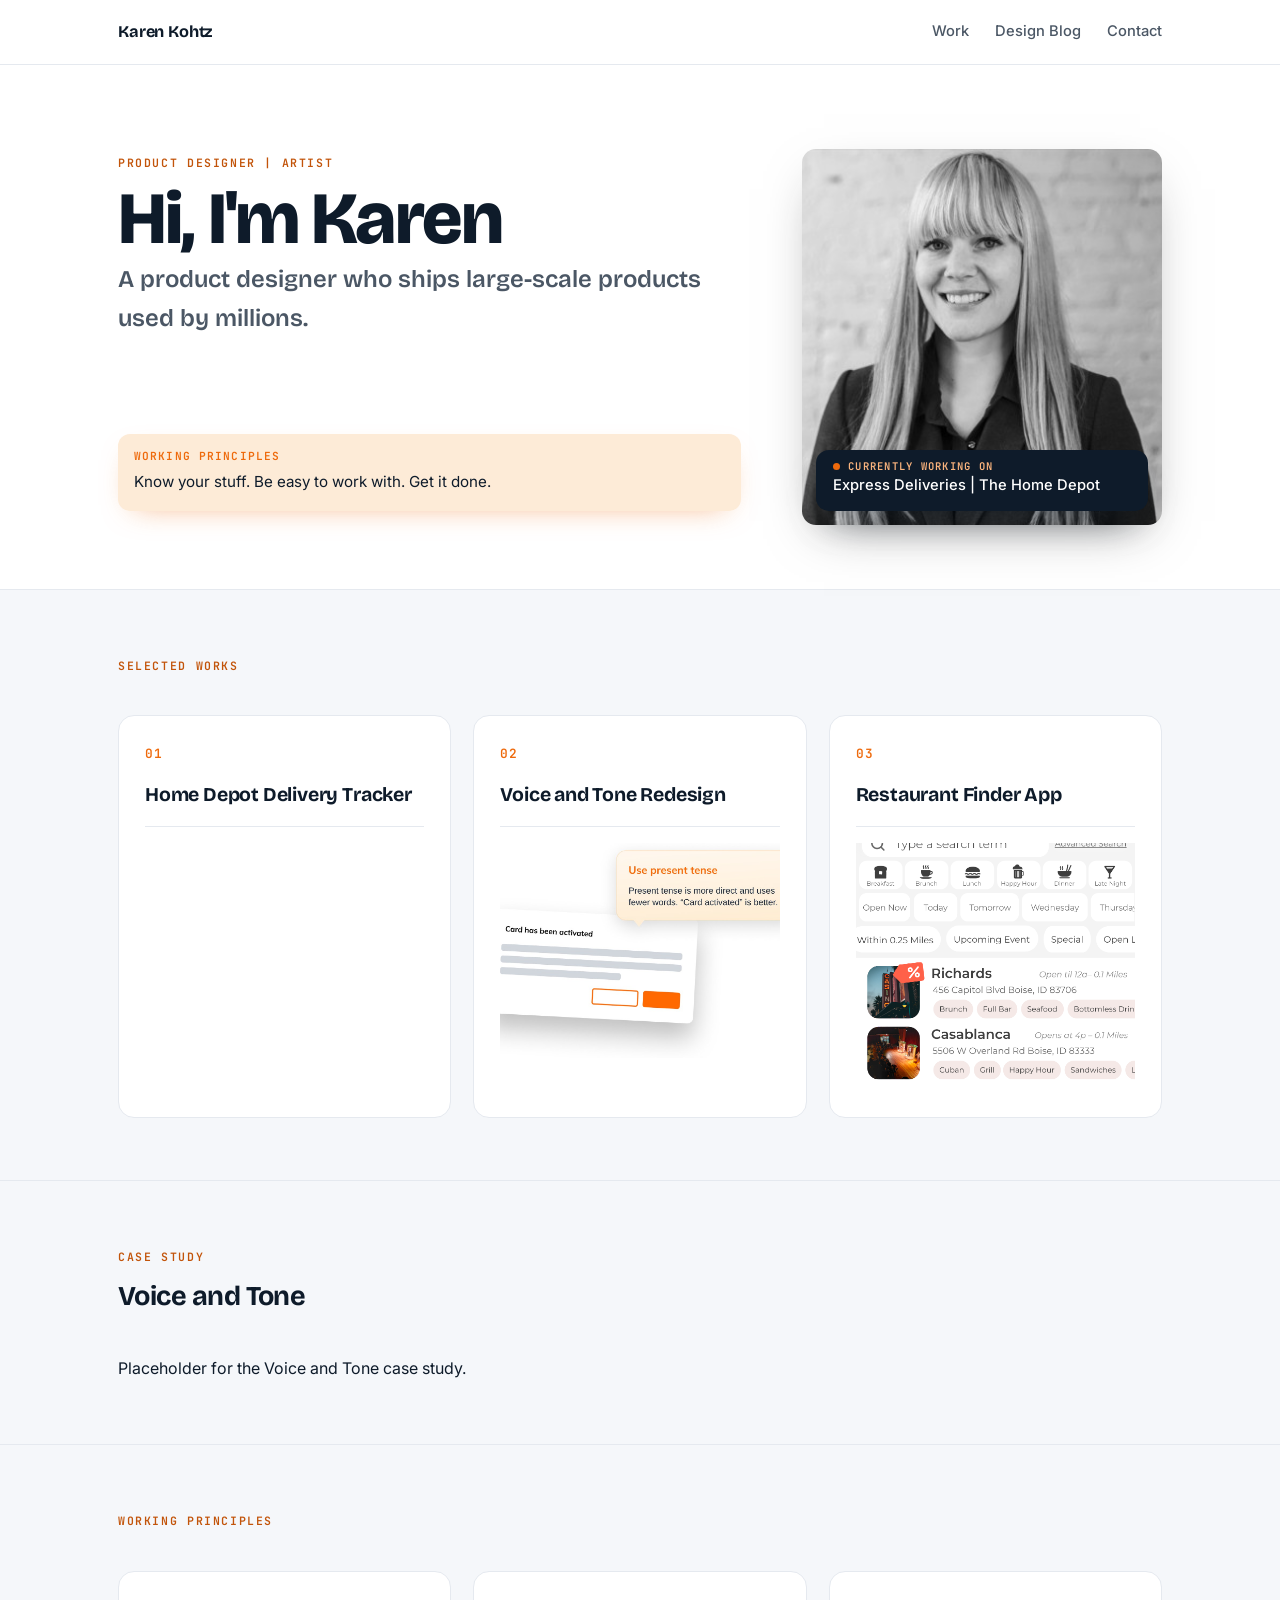
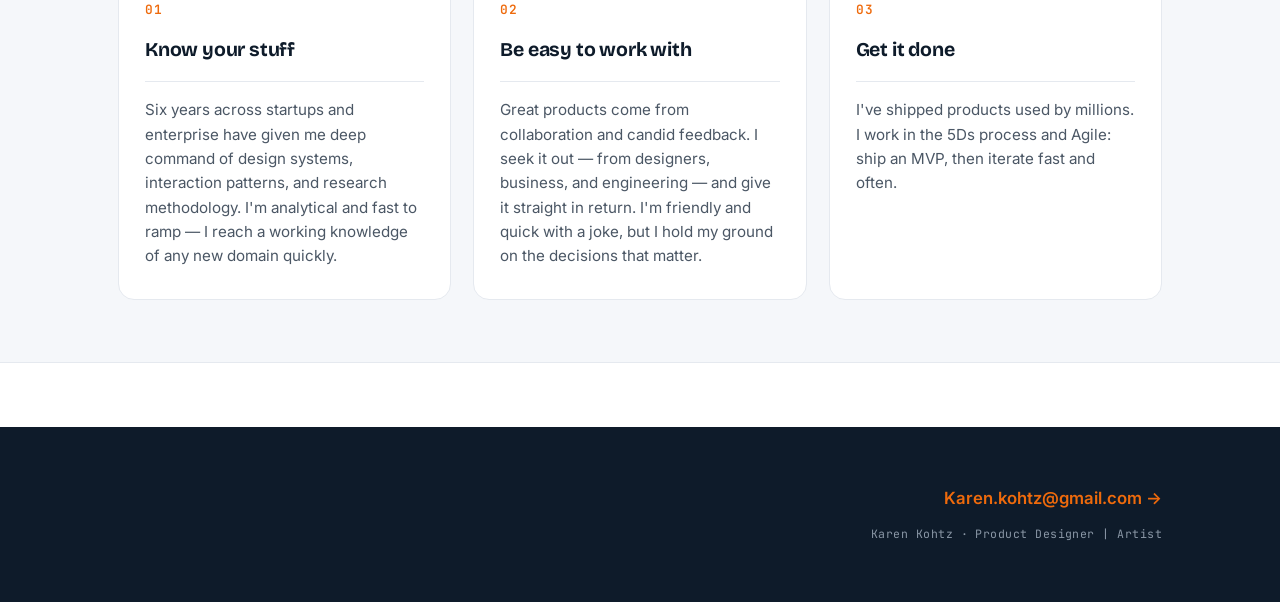
<file: index.html>
<!DOCTYPE html>
<html lang="en">
<head>
<meta charset="UTF-8">
<meta name="viewport" content="width=device-width, initial-scale=1.0">
<title>Karen Kohtz — Product Designer | Artist</title>
<meta name="description" content="Karen Kohtz, Product Designer | Artist. Selected work: a design-system and messaging audit for an enterprise sales tool processing $20B annually.">
<link rel="preconnect" href="https://fonts.googleapis.com">
<link rel="preconnect" href="https://fonts.gstatic.com" crossorigin>
<link href="https://fonts.googleapis.com/css2?family=Bricolage+Grotesque:opsz,wght@12..96,400;12..96,600;12..96,700;12..96,800&family=Inter:wght@400;500;600&family=JetBrains+Mono:wght@500;600&display=swap" rel="stylesheet">
<link rel="stylesheet" href="styles.css">
</head>
<body>

<header class="topbar">
  <div class="wrap">
    <span class="brand">Karen Kohtz</span>
    <nav class="navlinks" aria-label="Primary">
      <a href="#work">Work</a>
      <a href="#">Design Blog</a>
      <a href="#contact">Contact</a>
    </nav>
  </div>
</header>

<section class="hero">
  <div class="wrap">
    <div class="hero-copy">
      <span class="eyebrow">Product Designer | Artist</span>
      <h1>Hi, I'm Karen</h1>
      <p class="role">A product designer who ships large-scale products used by millions.</p>
      <div class="annot">
        <span class="tag">Working principles</span>
        <p>Know your stuff. Be easy to work with. Get it done.</p>
      </div>
    </div>
    <div class="photo-frame">
      <div class="photo-img">
        <img src="assets/profileimage.jpg" alt="Portrait of Karen Kohtz" width="365" height="381">
        <div class="nowbadge">
          <span class="now-label"><span class="dot" aria-hidden="true"></span>Currently working on</span>
          <span class="proj">Express Deliveries | The Home Depot</span>
        </div>
      </div>
    </div>
  </div>
</section>

<section class="principles" id="work">
  <div class="wrap">
    <div class="lead">
      <span class="eyebrow">Selected Works</span>
    </div>
    <div class="triad">
      <div class="pcard">
        <span class="num">01</span>
        <h3>Home Depot Delivery Tracker</h3>
      </div>
      <a class="pcard" href="#voice-and-tone">
        <span class="num">02</span>
        <h3>Voice and Tone Redesign</h3>
        <div style="overflow:hidden;aspect-ratio:1040/800">
          <img src="pages/voice-and-tone/assets/case-study-header.jpg" alt="Voice and Tone case study header" style="width:134.62%;max-width:none;margin-left:-17.79%;margin-top:-28.85%">
        </div>
      </a>
      <a class="pcard" href="pages/most-recent-work/index.html">
        <span class="num">03</span>
        <h3>Restaurant Finder App</h3>
        <img src="images/most-recent-work/DealzInterface.png" alt="Dealz app interface" style="aspect-ratio:1080/943;object-fit:cover;object-position:50% 16.3%">
      </a>
    </div>
  </div>
</section>

<section class="principles" id="voice-and-tone">
  <div class="wrap">
    <div class="lead">
      <span class="eyebrow">Case Study</span>
      <h2>Voice and Tone</h2>
    </div>
    <p>Placeholder for the Voice and Tone case study.</p>
  </div>
</section>

<section class="principles" id="approach">
  <div class="wrap">
    <div class="lead">
      <span class="eyebrow">Working Principles</span>
    </div>
    <div class="triad">
      <div class="pcard">
        <span class="num">01</span>
        <h3>Know your stuff</h3>
        <p>Six years across startups and enterprise have given me deep command of design systems, interaction patterns, and research methodology. I'm analytical and fast to ramp — I reach a working knowledge of any new domain quickly.</p>
      </div>
      <div class="pcard">
        <span class="num">02</span>
        <h3>Be easy to work with</h3>
        <p>Great products come from collaboration and candid feedback. I seek it out — from designers, business, and engineering — and give it straight in return. I'm friendly and quick with a joke, but I hold my ground on the decisions that matter.</p>
      </div>
      <div class="pcard">
        <span class="num">03</span>
        <h3>Get it done</h3>
        <p>I've shipped products used by millions. I work in the 5Ds process and Agile: ship an MVP, then iterate fast and often.</p>
      </div>
    </div>
  </div>
</section>
<footer class="footer" id="contact">
  <div class="wrap">
    <div style="text-align:right;margin-left:auto">
      <a class="contact" href="mailto:Karen.kohtz@gmail.com">Karen.kohtz@gmail.com →</a>
      <p class="small" style="margin-top:14px">Karen Kohtz · Product Designer | Artist</p>
    </div>
  </div>
</footer>

</body>
</html>
</file>
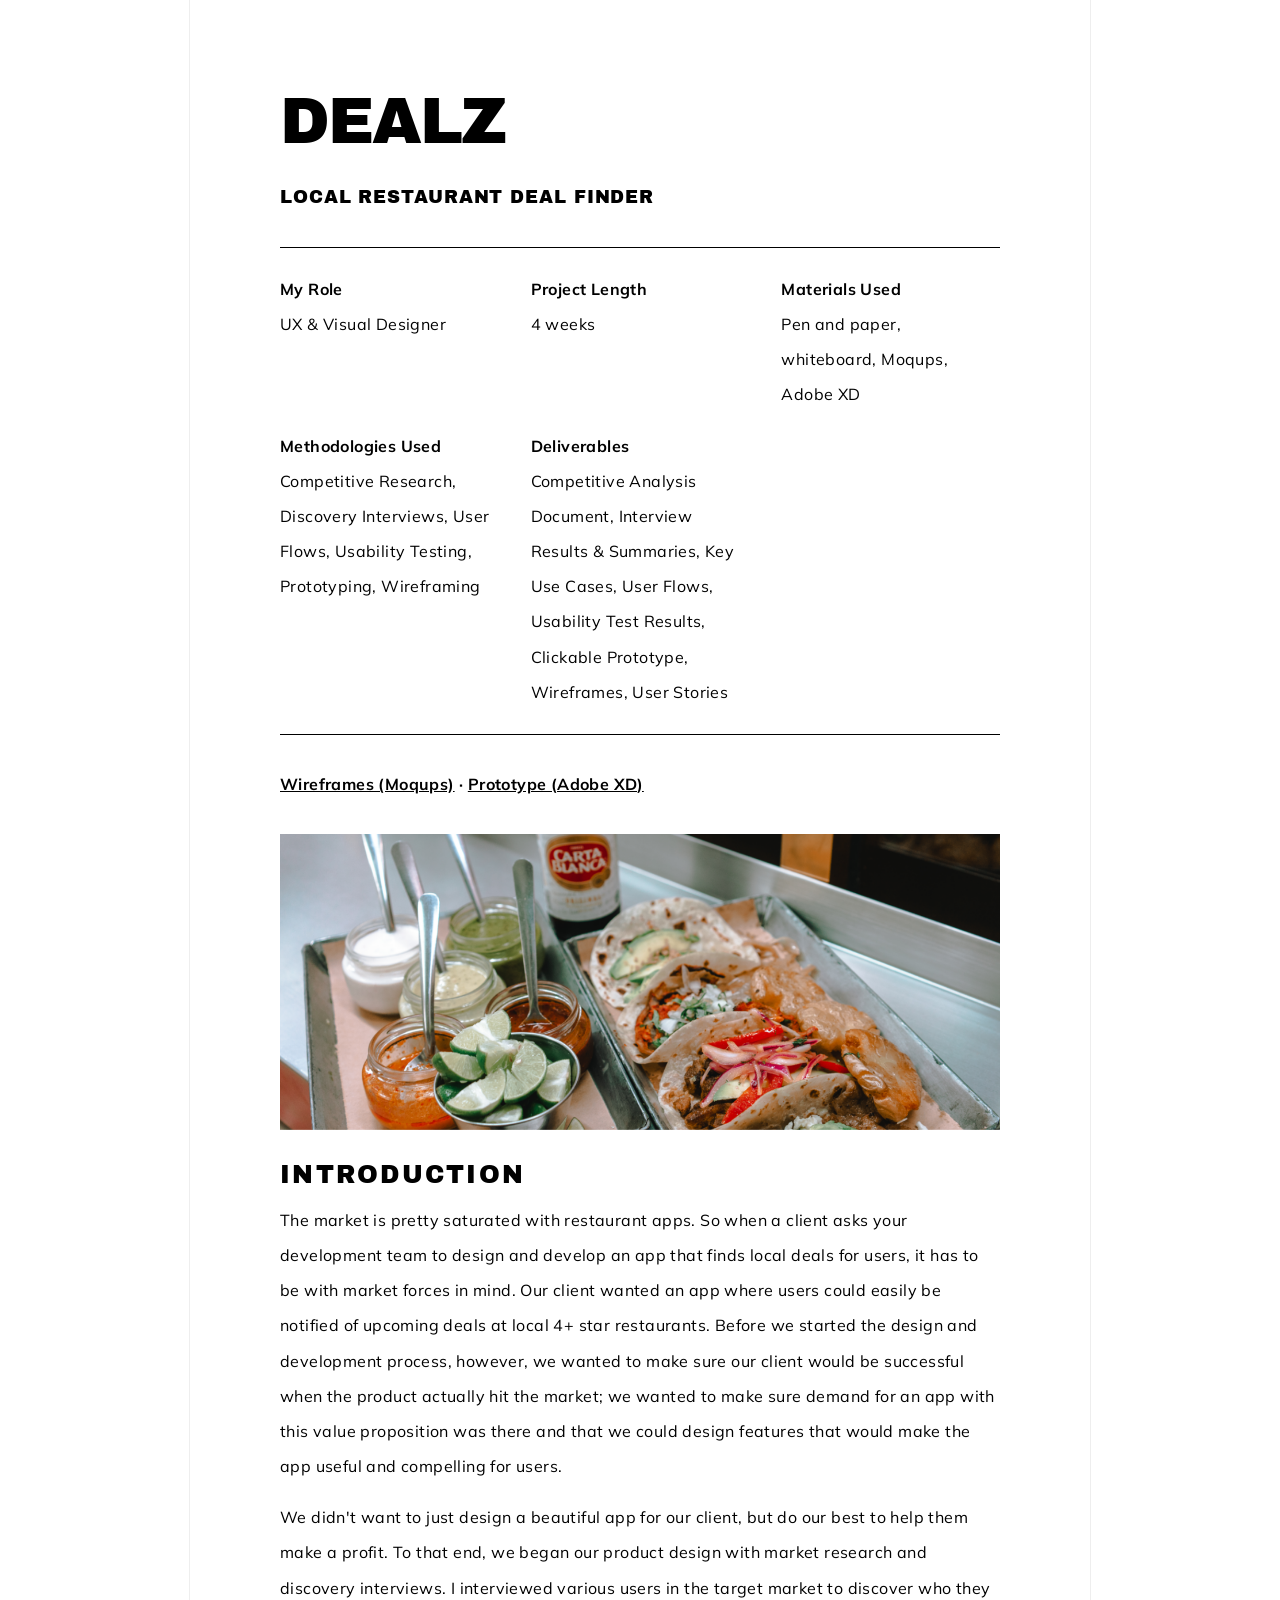
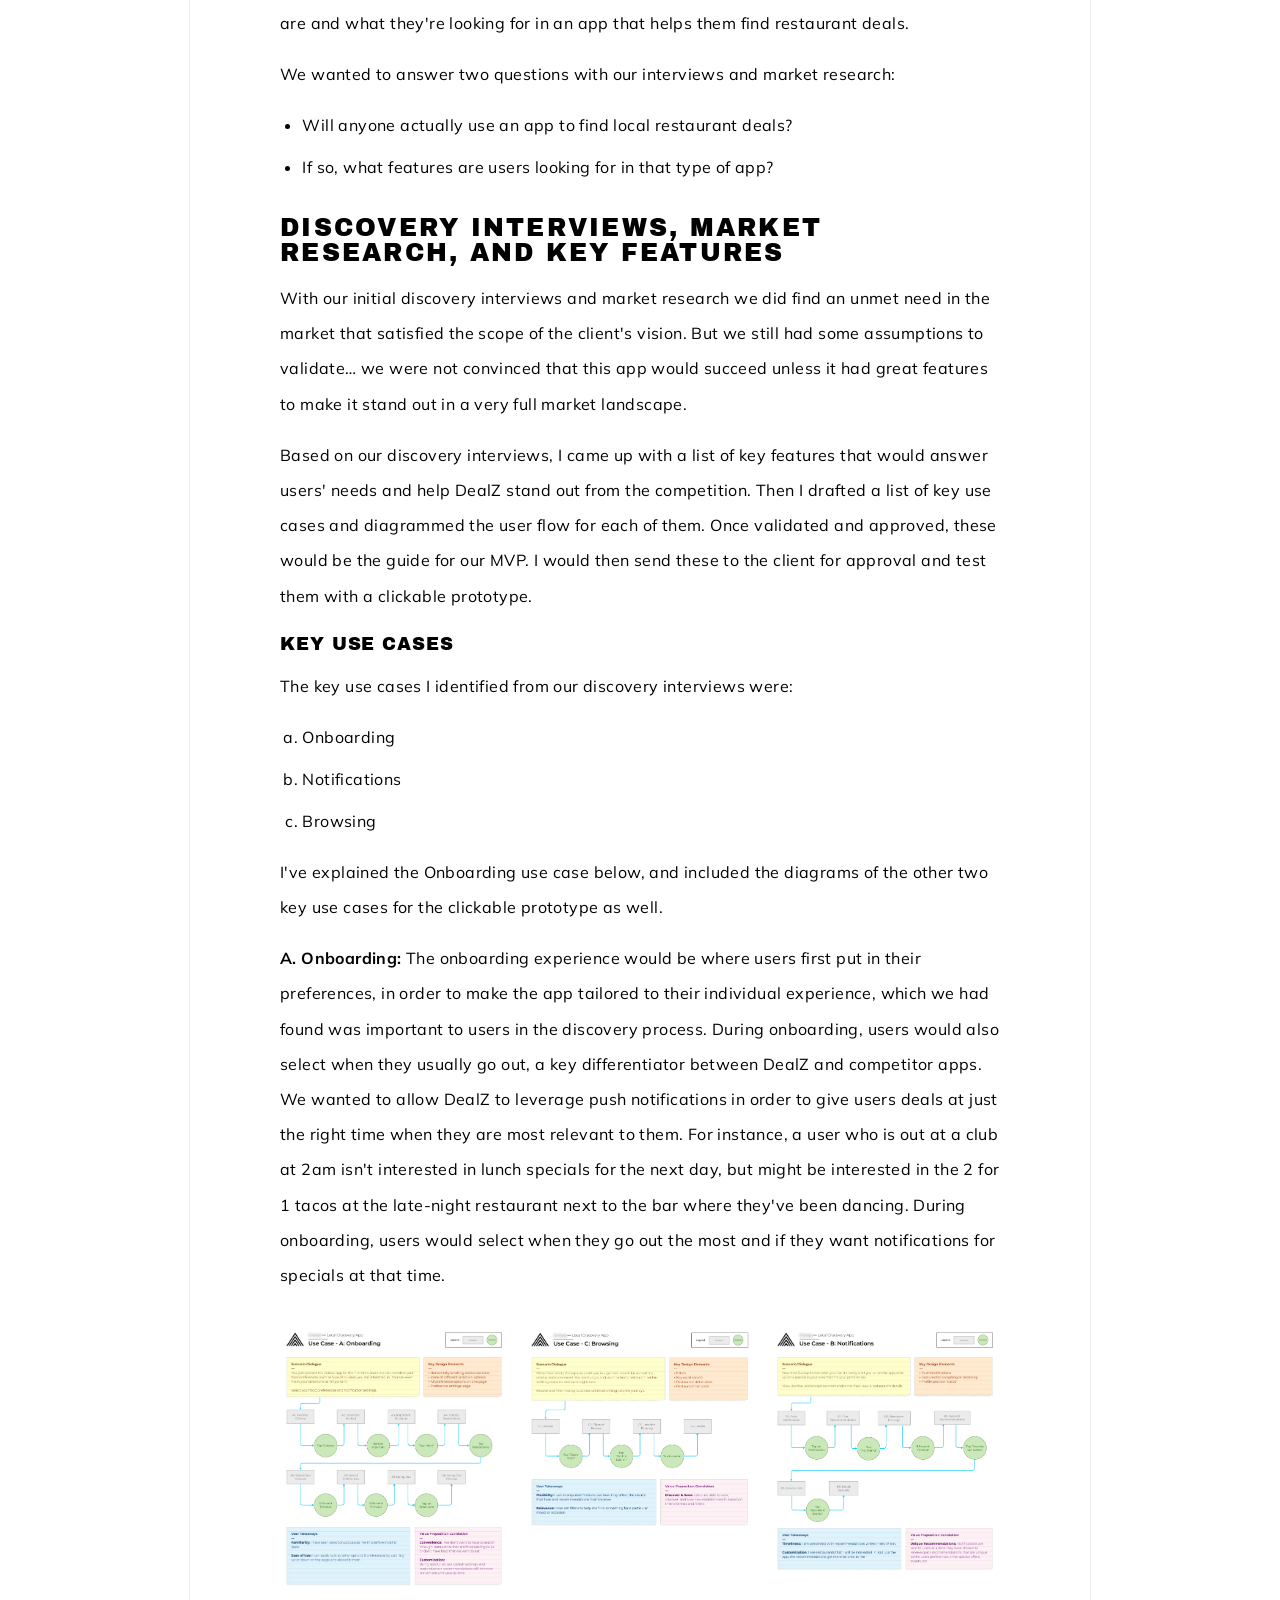
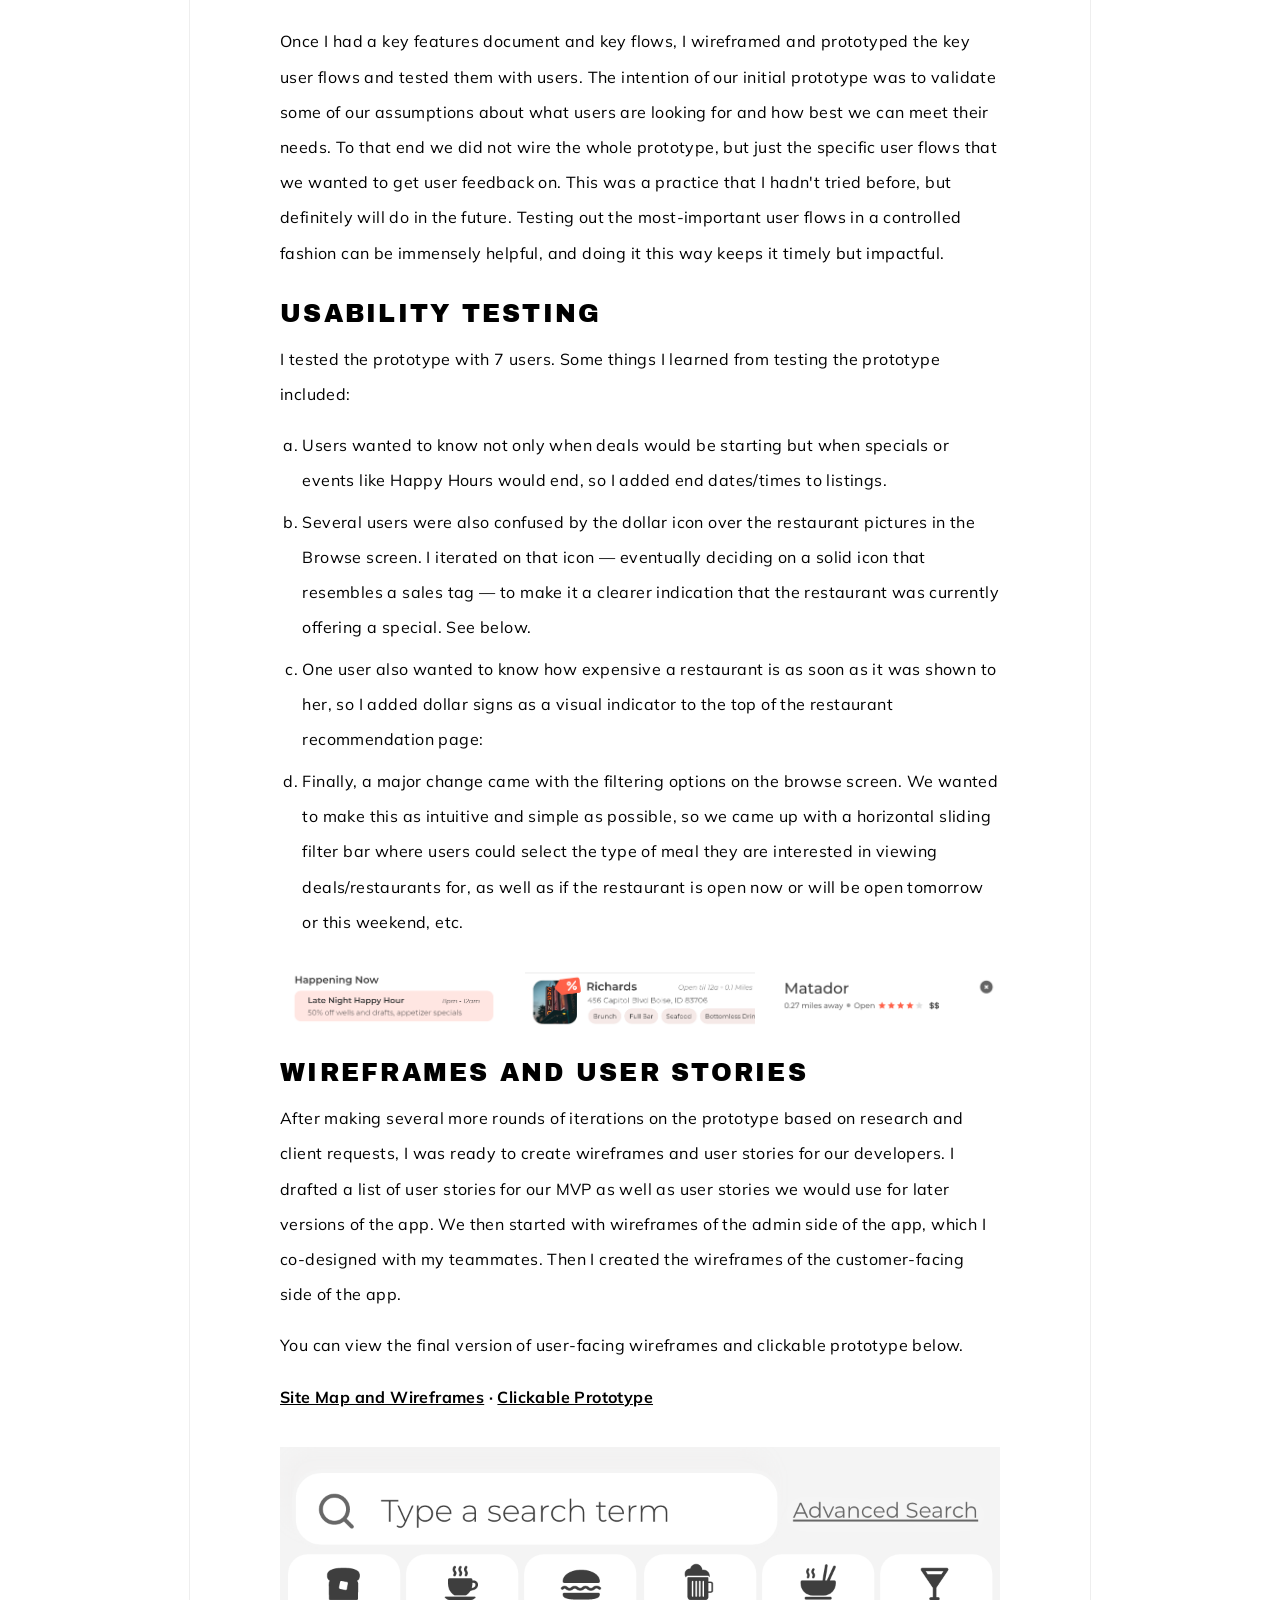
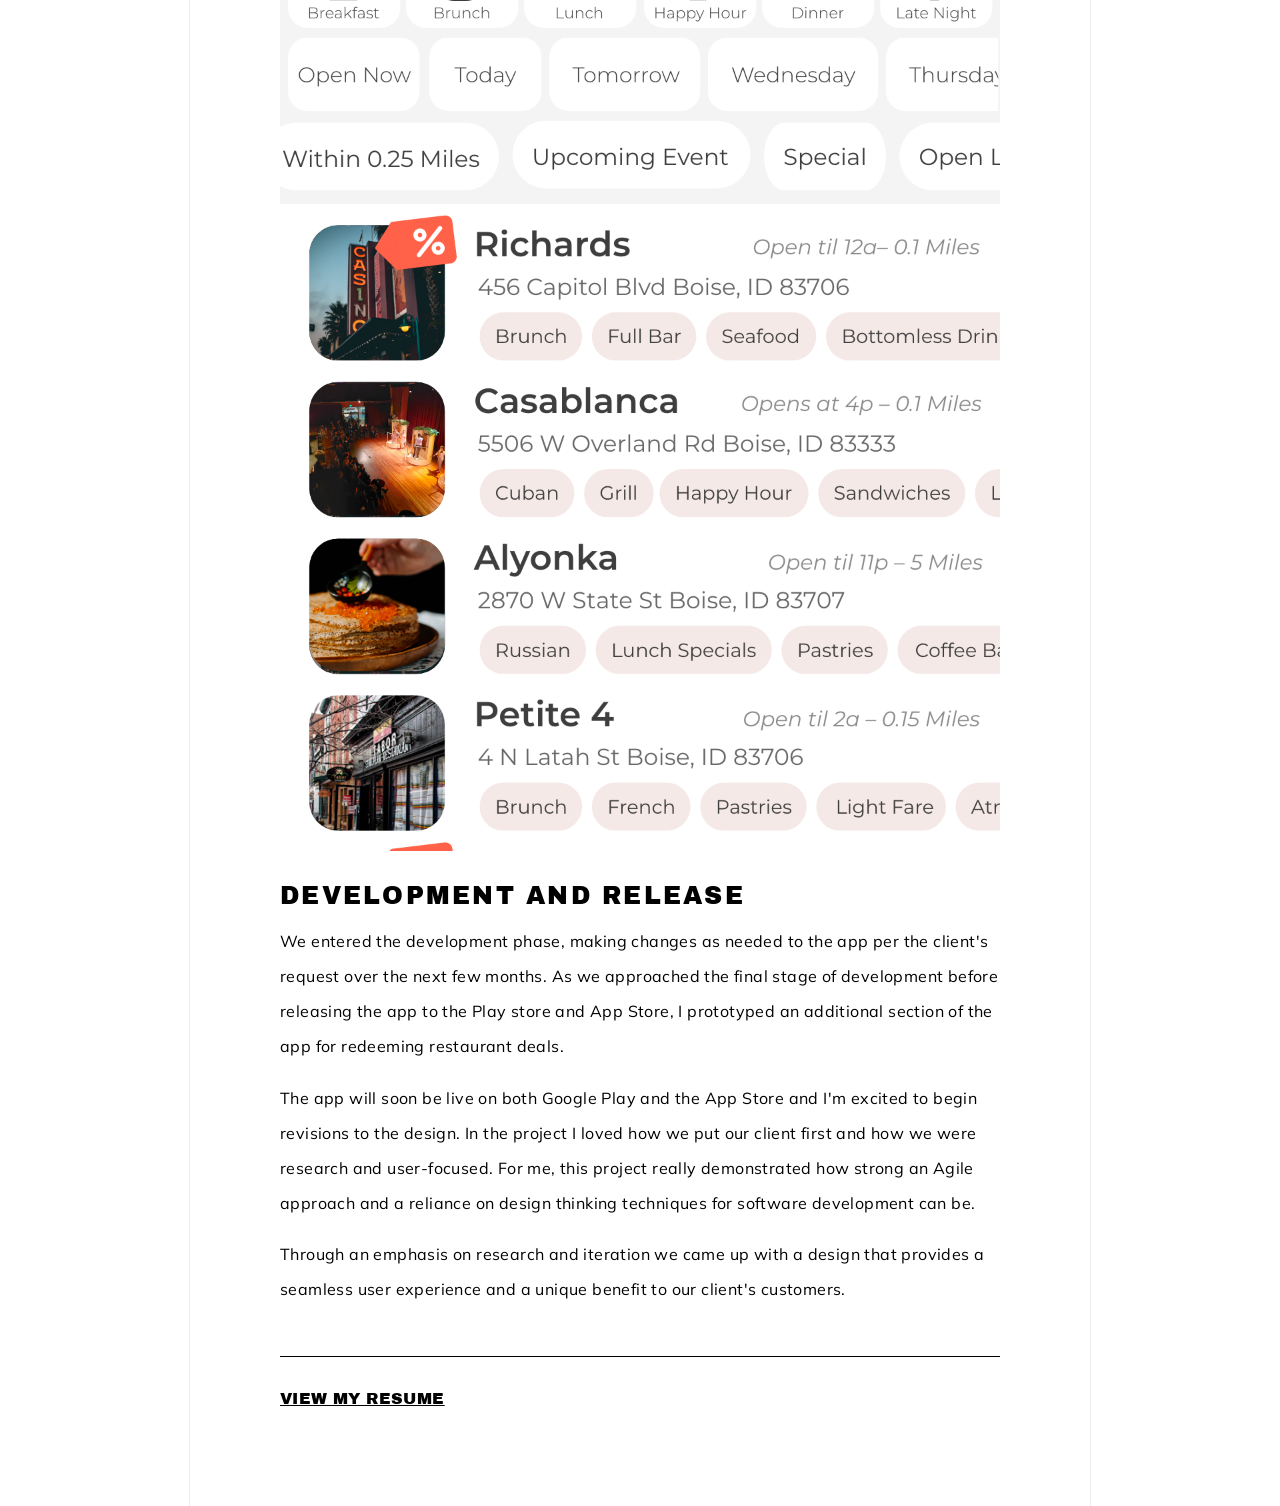
<file: pages/most-recent-work/index.html>
<!DOCTYPE html>
<html lang="en">
<head>
<meta charset="UTF-8">
<meta name="viewport" content="width=device-width, initial-scale=1.0">
<title>DEALZ — Karen Kohtz</title>
<link rel="stylesheet" href="../../site-style/style.css">
</head>
<body>

<div class="page-frame">

  <header class="case-study-header">
    <h1>Dealz</h1>
    <p class="subtitle">Local Restaurant Deal Finder</p>
  </header>

  <dl class="meta">
    <div><dt>My Role</dt><dd>UX &amp; Visual Designer</dd></div>
    <div><dt>Project Length</dt><dd>4 weeks</dd></div>
    <div><dt>Materials Used</dt><dd>Pen and paper, whiteboard, Moqups, Adobe XD</dd></div>
    <div><dt>Methodologies Used</dt><dd>Competitive Research, Discovery Interviews, User Flows, Usability Testing, Prototyping, Wireframing</dd></div>
    <div><dt>Deliverables</dt><dd>Competitive Analysis Document, Interview Results &amp; Summaries, Key Use Cases, User Flows, Usability Test Results, Clickable Prototype, Wireframes, User Stories</dd></div>
  </dl>

  <p class="external-links">
    <a href="https://app.moqups.com/44teWOeg79QXrST7ldmn0Yr5QX5Z3Yyt/view">Wireframes (Moqups)</a> &middot;
    <a href="https://xd.adobe.com/view/a7dacc83-3b52-43d4-aea0-b96efba2bf49-f289/">Prototype (Adobe XD)</a>
  </p>

  <main class="case-study-body">

    <img src="../../images/most-recent-work/tacos.png" alt="Tacos illustration used in the Dealz app design" class="full-image">

    <h2>Introduction</h2>
    <p>The market is pretty saturated with restaurant apps. So when a client asks your development team to design and develop an app that finds local deals for users, it has to be with market forces in mind. Our client wanted an app where users could easily be notified of upcoming deals at local 4+ star restaurants. Before we started the design and development process, however, we wanted to make sure our client would be successful when the product actually hit the market; we wanted to make sure demand for an app with this value proposition was there and that we could design features that would make the app useful and compelling for users.</p>

    <p>We didn't want to just design a beautiful app for our client, but do our best to help them make a profit. To that end, we began our product design with market research and discovery interviews. I interviewed various users in the target market to discover who they are and what they're looking for in an app that helps them find restaurant deals.</p>

    <p>We wanted to answer two questions with our interviews and market research:</p>
    <ul>
      <li>Will anyone actually use an app to find local restaurant deals?</li>
      <li>If so, what features are users looking for in that type of app?</li>
    </ul>

    <h2>Discovery Interviews, Market Research, and Key Features</h2>
    <p>With our initial discovery interviews and market research we did find an unmet need in the market that satisfied the scope of the client's vision. But we still had some assumptions to validate&hellip; we were not convinced that this app would succeed unless it had great features to make it stand out in a very full market landscape.</p>

    <p>Based on our discovery interviews, I came up with a list of key features that would answer users' needs and help DealZ stand out from the competition. Then I drafted a list of key use cases and diagrammed the user flow for each of them. Once validated and approved, these would be the guide for our MVP. I would then send these to the client for approval and test them with a clickable prototype.</p>

    <h3>Key Use Cases</h3>
    <p>The key use cases I identified from our discovery interviews were:</p>
    <ol type="a">
      <li>Onboarding</li>
      <li>Notifications</li>
      <li>Browsing</li>
    </ol>
    <p>I've explained the Onboarding use case below, and included the diagrams of the other two key use cases for the clickable prototype as well.</p>

    <p><strong>A. Onboarding:</strong> The onboarding experience would be where users first put in their preferences, in order to make the app tailored to their individual experience, which we had found was important to users in the discovery process. During onboarding, users would also select when they usually go out, a key differentiator between DealZ and competitor apps. We wanted to allow DealZ to leverage push notifications in order to give users deals at just the right time when they are most relevant to them. For instance, a user who is out at a club at 2am isn't interested in lunch specials for the next day, but might be interested in the 2 for 1 tacos at the late-night restaurant next to the bar where they've been dancing. During onboarding, users would select when they go out the most and if they want notifications for specials at that time.</p>

    <div class="image-grid">
      <img src="../../images/most-recent-work/use-case-onboarding.png" alt="Use case diagram: Onboarding">
      <img src="../../images/most-recent-work/use-case-browsing.png" alt="Use case diagram: Browsing">
      <img src="../../images/most-recent-work/use-case-notifications.png" alt="Use case diagram: Notifications">
    </div>

    <p>Once I had a key features document and key flows, I wireframed and prototyped the key user flows and tested them with users. The intention of our initial prototype was to validate some of our assumptions about what users are looking for and how best we can meet their needs. To that end we did not wire the whole prototype, but just the specific user flows that we wanted to get user feedback on. This was a practice that I hadn't tried before, but definitely will do in the future. Testing out the most-important user flows in a controlled fashion can be immensely helpful, and doing it this way keeps it timely but impactful.</p>

    <h2>Usability Testing</h2>
    <p>I tested the prototype with 7 users. Some things I learned from testing the prototype included:</p>
    <ol type="a">
      <li>Users wanted to know not only when deals would be starting but when specials or events like Happy Hours would end, so I added end dates/times to listings.</li>
      <li>Several users were also confused by the dollar icon over the restaurant pictures in the Browse screen. I iterated on that icon — eventually deciding on a solid icon that resembles a sales tag — to make it a clearer indication that the restaurant was currently offering a special. See below.</li>
      <li>One user also wanted to know how expensive a restaurant is as soon as it was shown to her, so I added dollar signs as a visual indicator to the top of the restaurant recommendation page:</li>
      <li>Finally, a major change came with the filtering options on the browse screen. We wanted to make this as intuitive and simple as possible, so we came up with a horizontal sliding filter bar where users could select the type of meal they are interested in viewing deals/restaurants for, as well as if the restaurant is open now or will be open tomorrow or this weekend, etc.</li>
    </ol>

    <div class="image-grid">
      <img src="../../images/most-recent-work/screenshot-2022-01-26-10.28.07pm.png" alt="Dealz app screenshot">
      <img src="../../images/most-recent-work/screenshot-2022-01-26-10.31.01pm.png" alt="Dealz app screenshot">
      <img src="../../images/most-recent-work/screenshot-2022-01-26-10.33.00pm.png" alt="Dealz app screenshot">
    </div>

    <h2>Wireframes and User Stories</h2>
    <p>After making several more rounds of iterations on the prototype based on research and client requests, I was ready to create wireframes and user stories for our developers. I drafted a list of user stories for our MVP as well as user stories we would use for later versions of the app. We then started with wireframes of the admin side of the app, which I co-designed with my teammates. Then I created the wireframes of the customer-facing side of the app.</p>

    <p>You can view the final version of user-facing wireframes and clickable prototype below.</p>
    <p class="external-links">
      <a href="https://app.moqups.com/44teWOeg79QXrST7ldmn0Yr5QX5Z3Yyt/view">Site Map and Wireframes</a> &middot;
      <a href="https://xd.adobe.com/view/a7dacc83-3b52-43d4-aea0-b96efba2bf49-f289/">Clickable Prototype</a>
    </p>

    <img src="../../images/most-recent-work/DealzInterface.png" alt="Dealz app wireframes and screens" class="full-image">

    <h2>Development and Release</h2>
    <p>We entered the development phase, making changes as needed to the app per the client's request over the next few months. As we approached the final stage of development before releasing the app to the Play store and App Store, I prototyped an additional section of the app for redeeming restaurant deals.</p>

    <p>The app will soon be live on both Google Play and the App Store and I'm excited to begin revisions to the design. In the project I loved how we put our client first and how we were research and user-focused. For me, this project really demonstrated how strong an Agile approach and a reliance on design thinking techniques for software development can be.</p>

    <p>Through an emphasis on research and iteration we came up with a design that provides a seamless user experience and a unique benefit to our client's customers.</p>

  </main>

  <footer class="page-footer">
    <a href="#">View my resume</a>
  </footer>

</div>

</body>
</html>
</file>
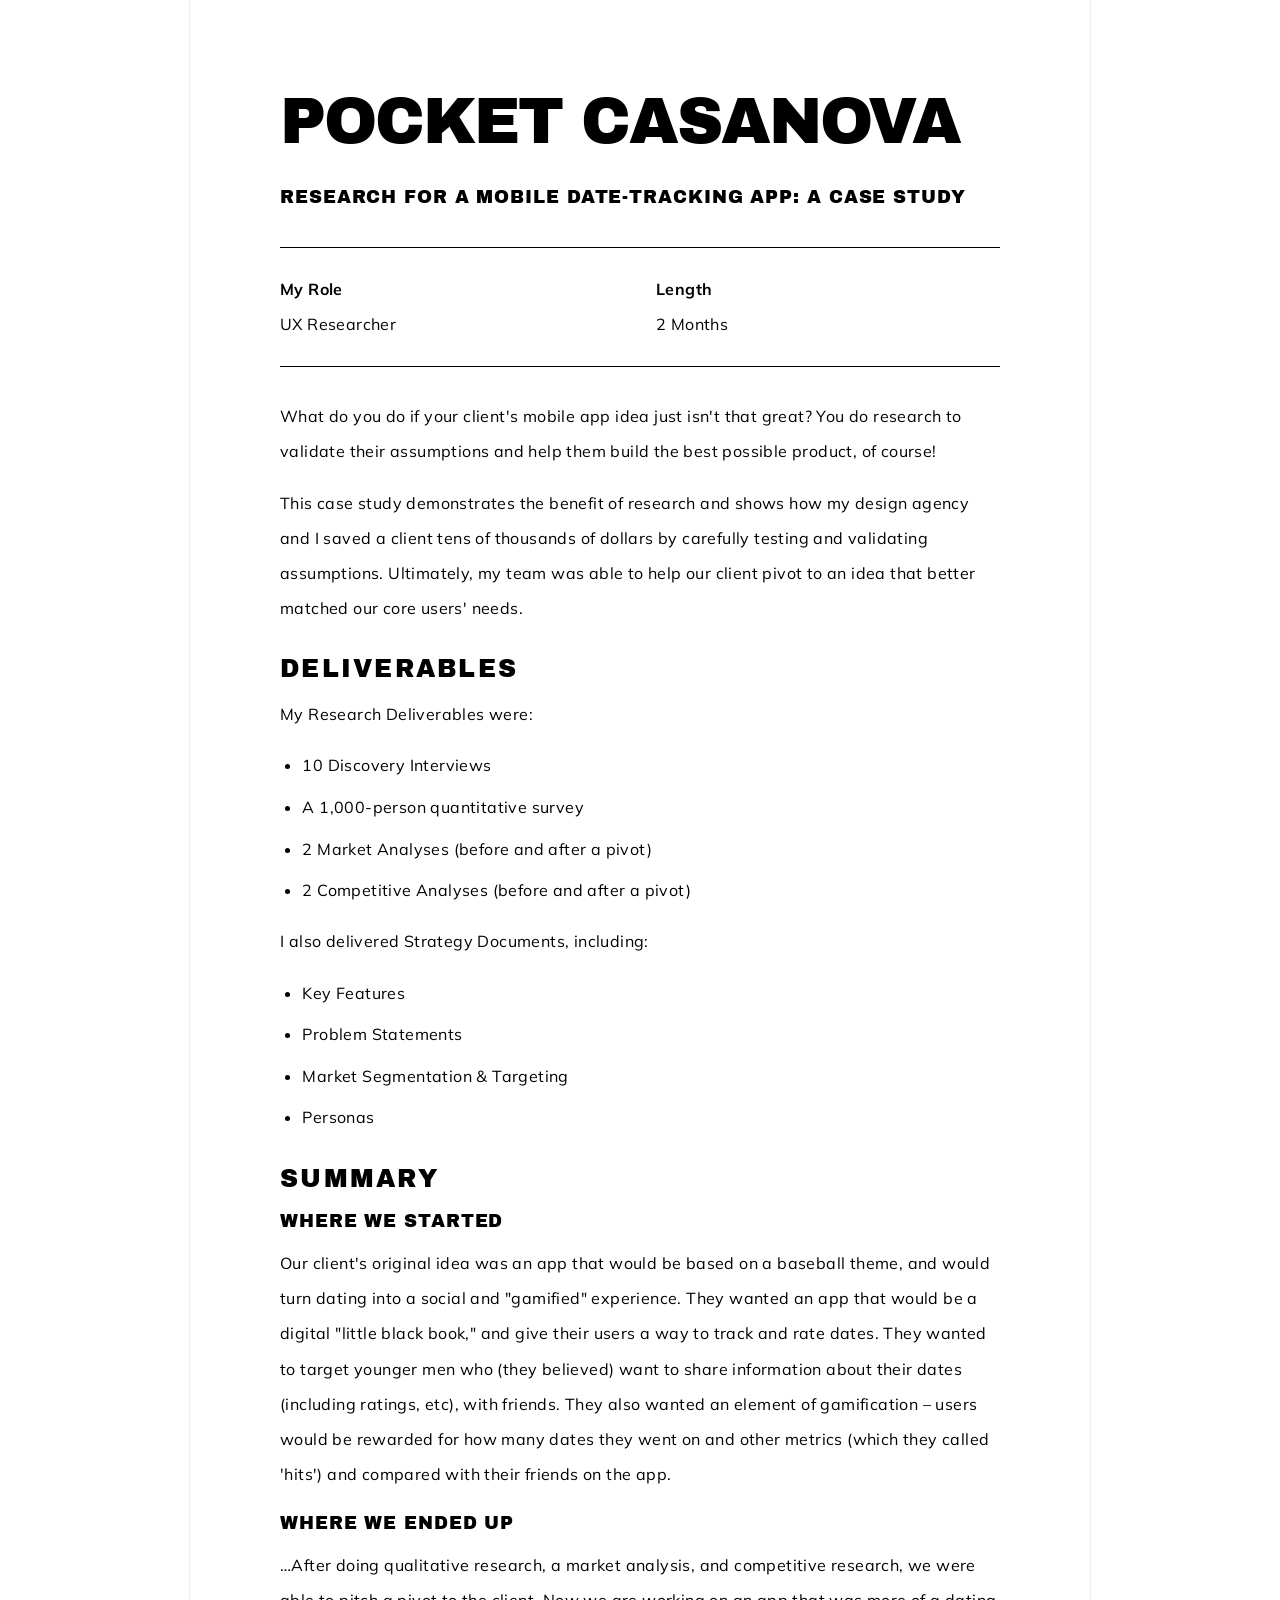
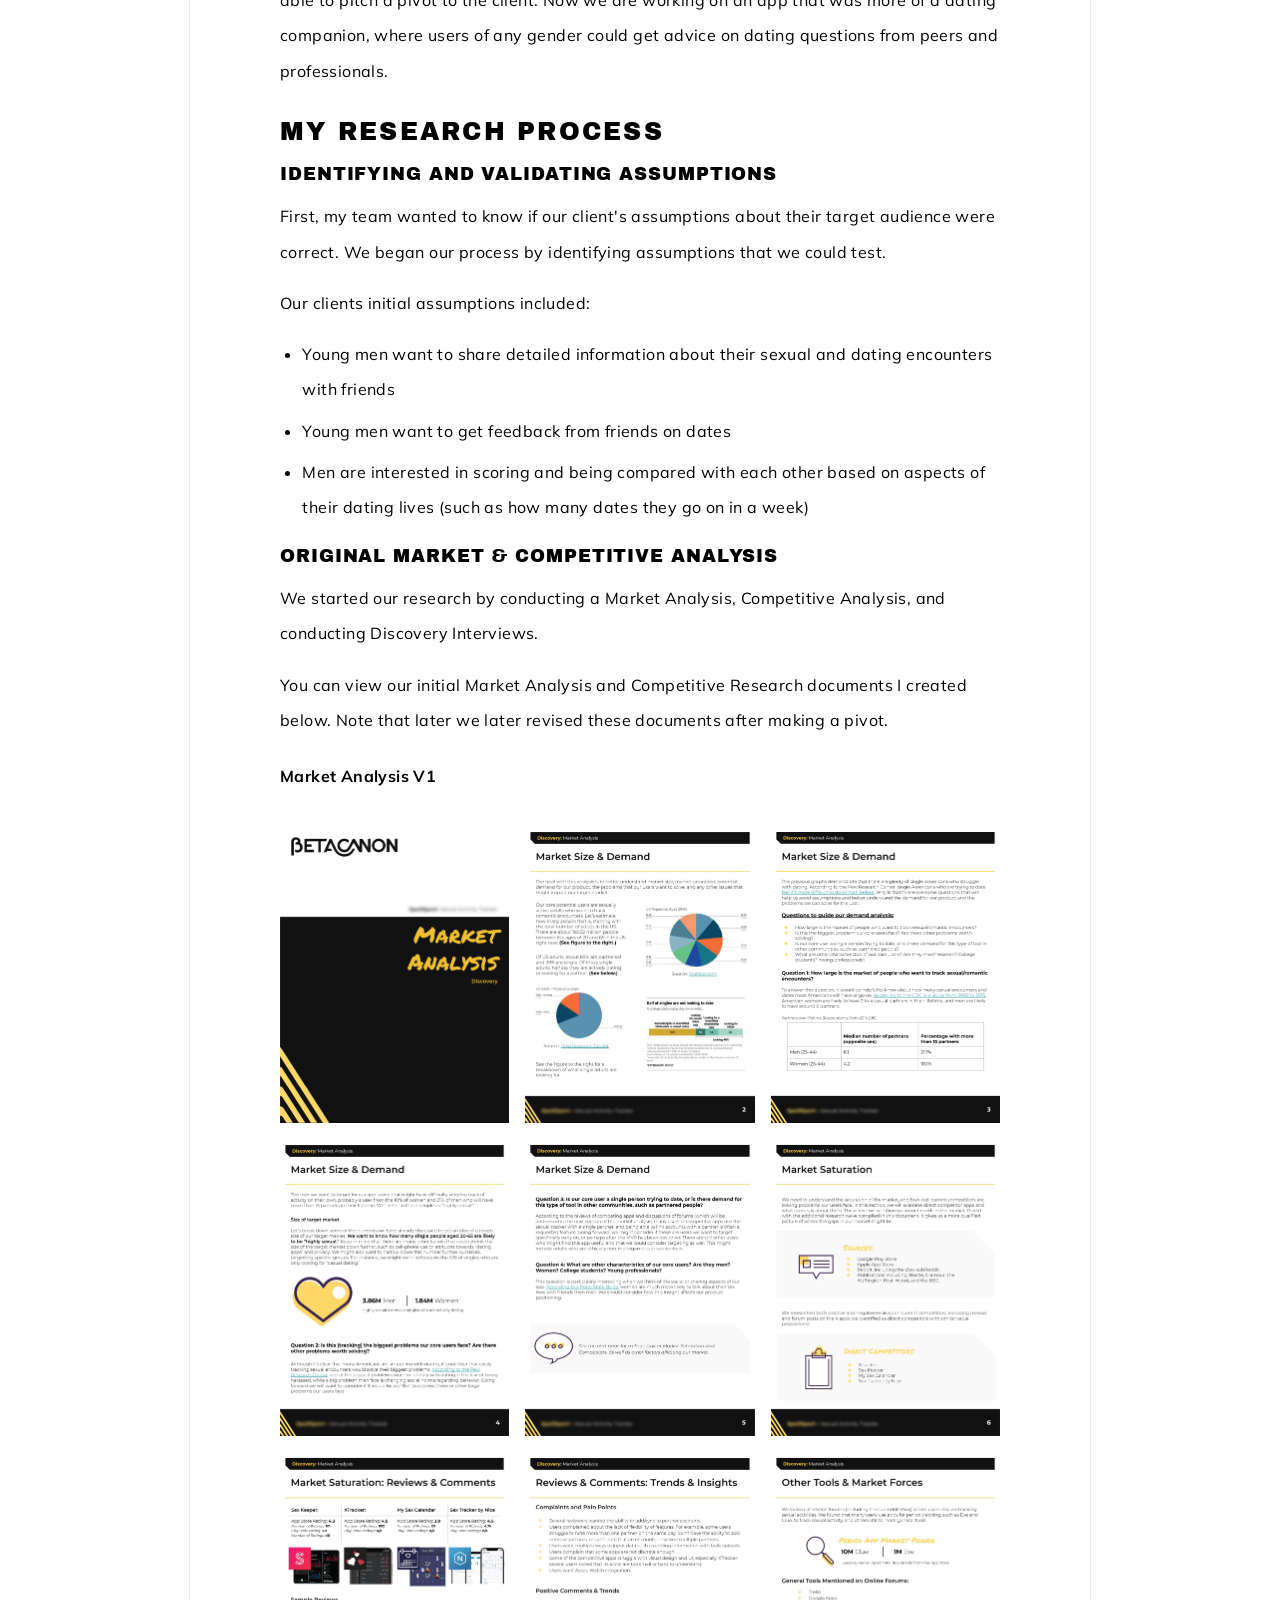
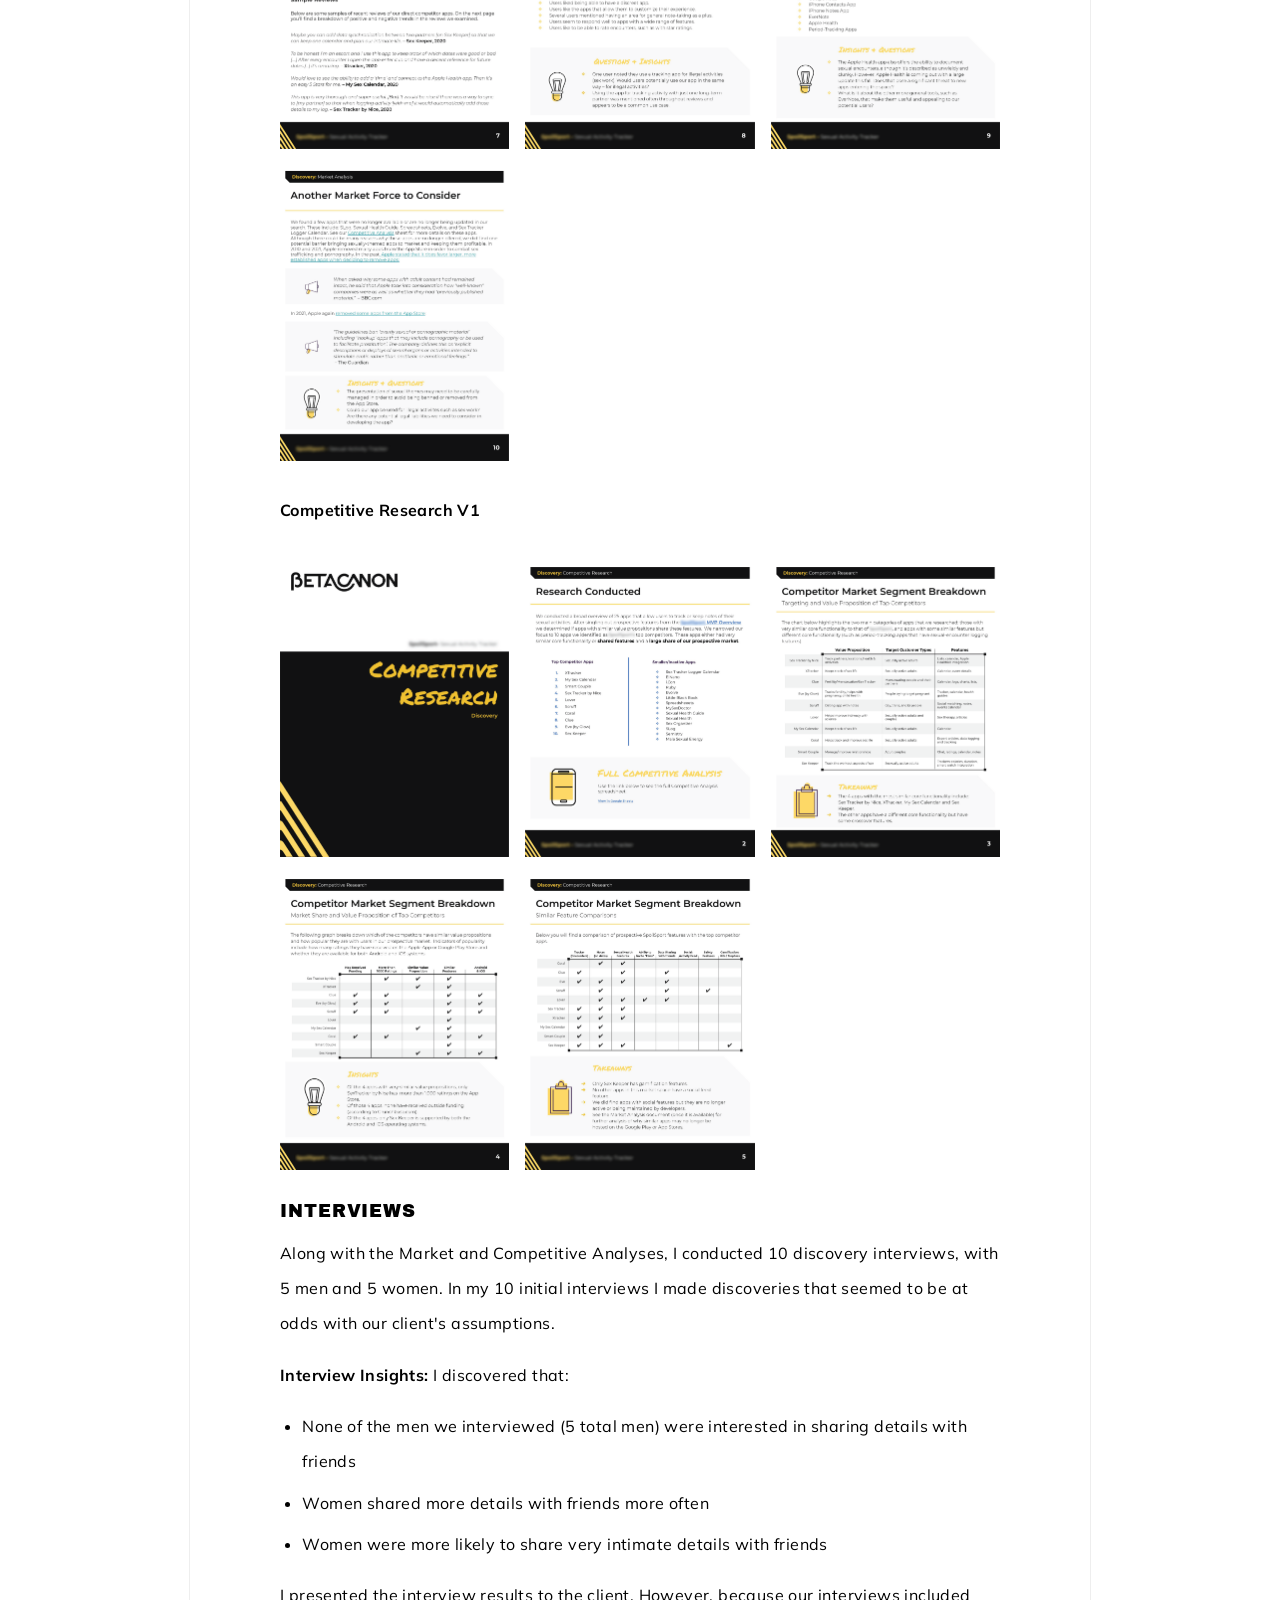
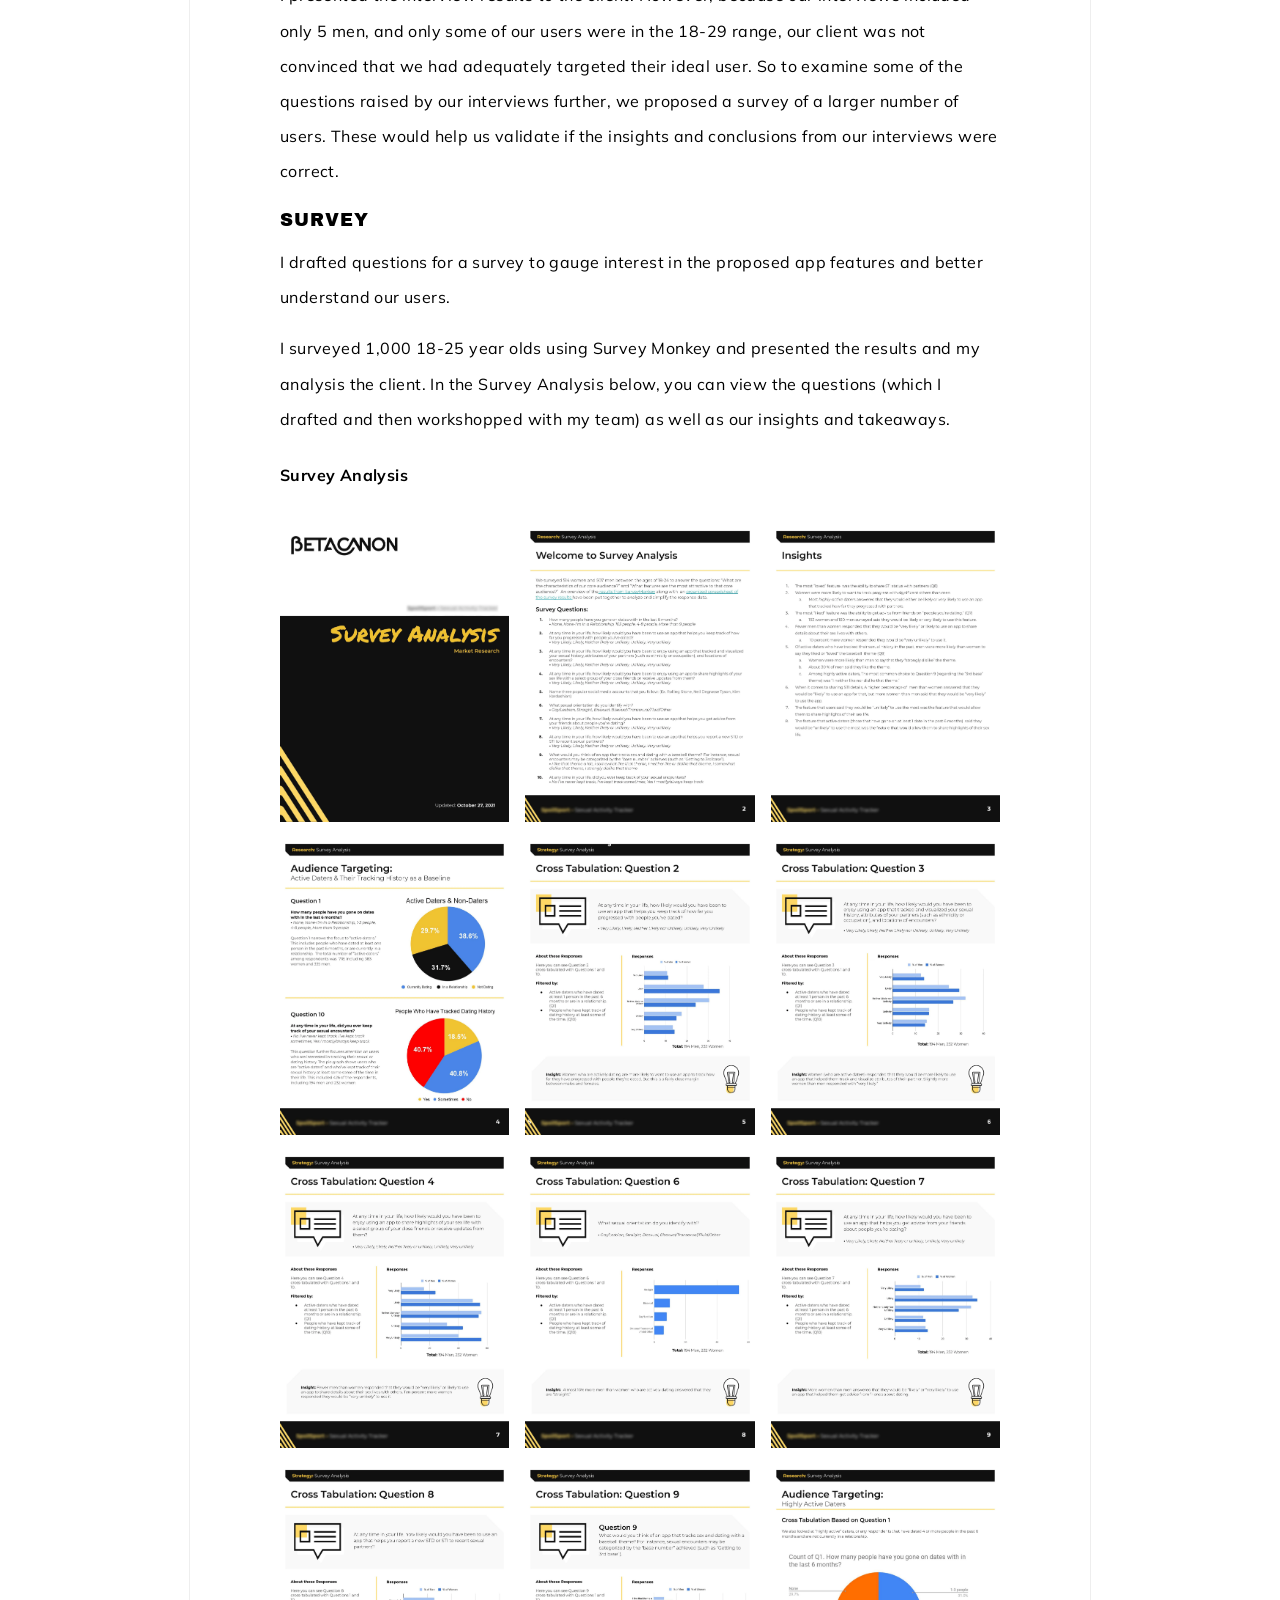
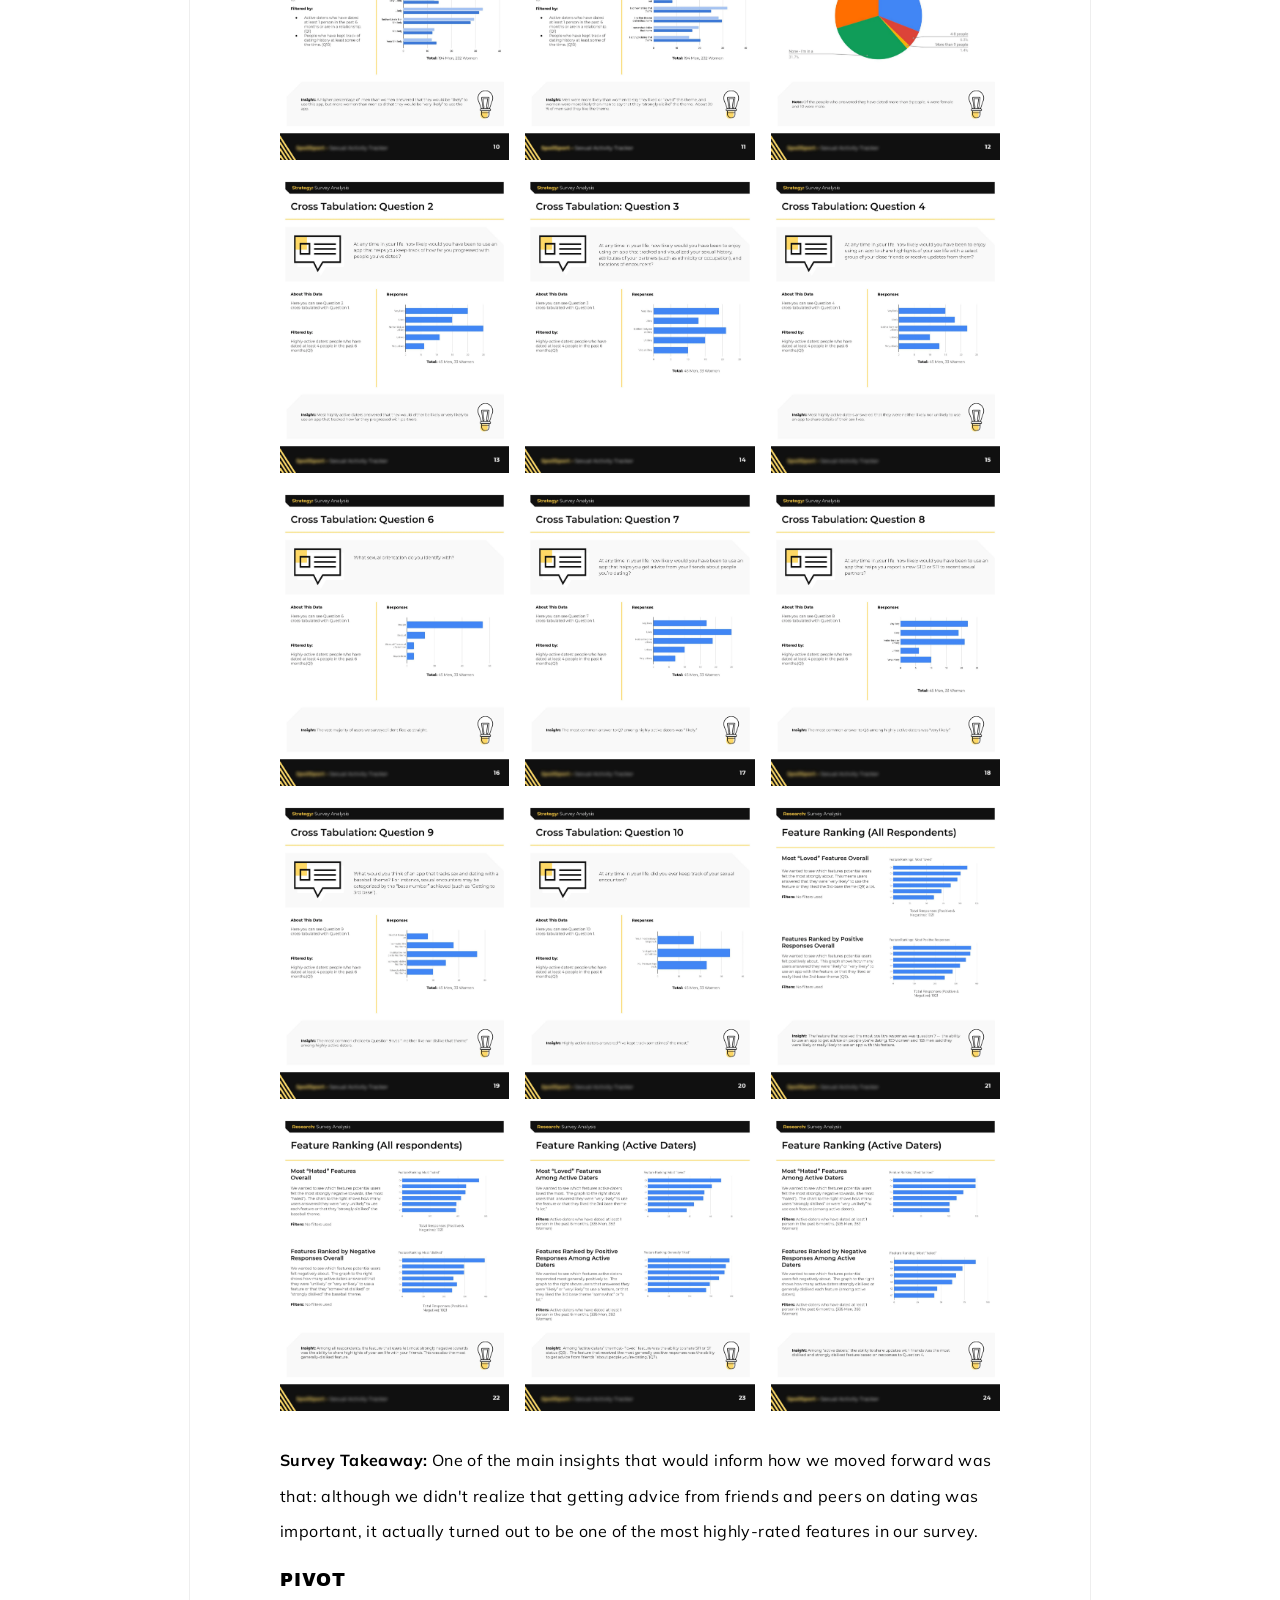
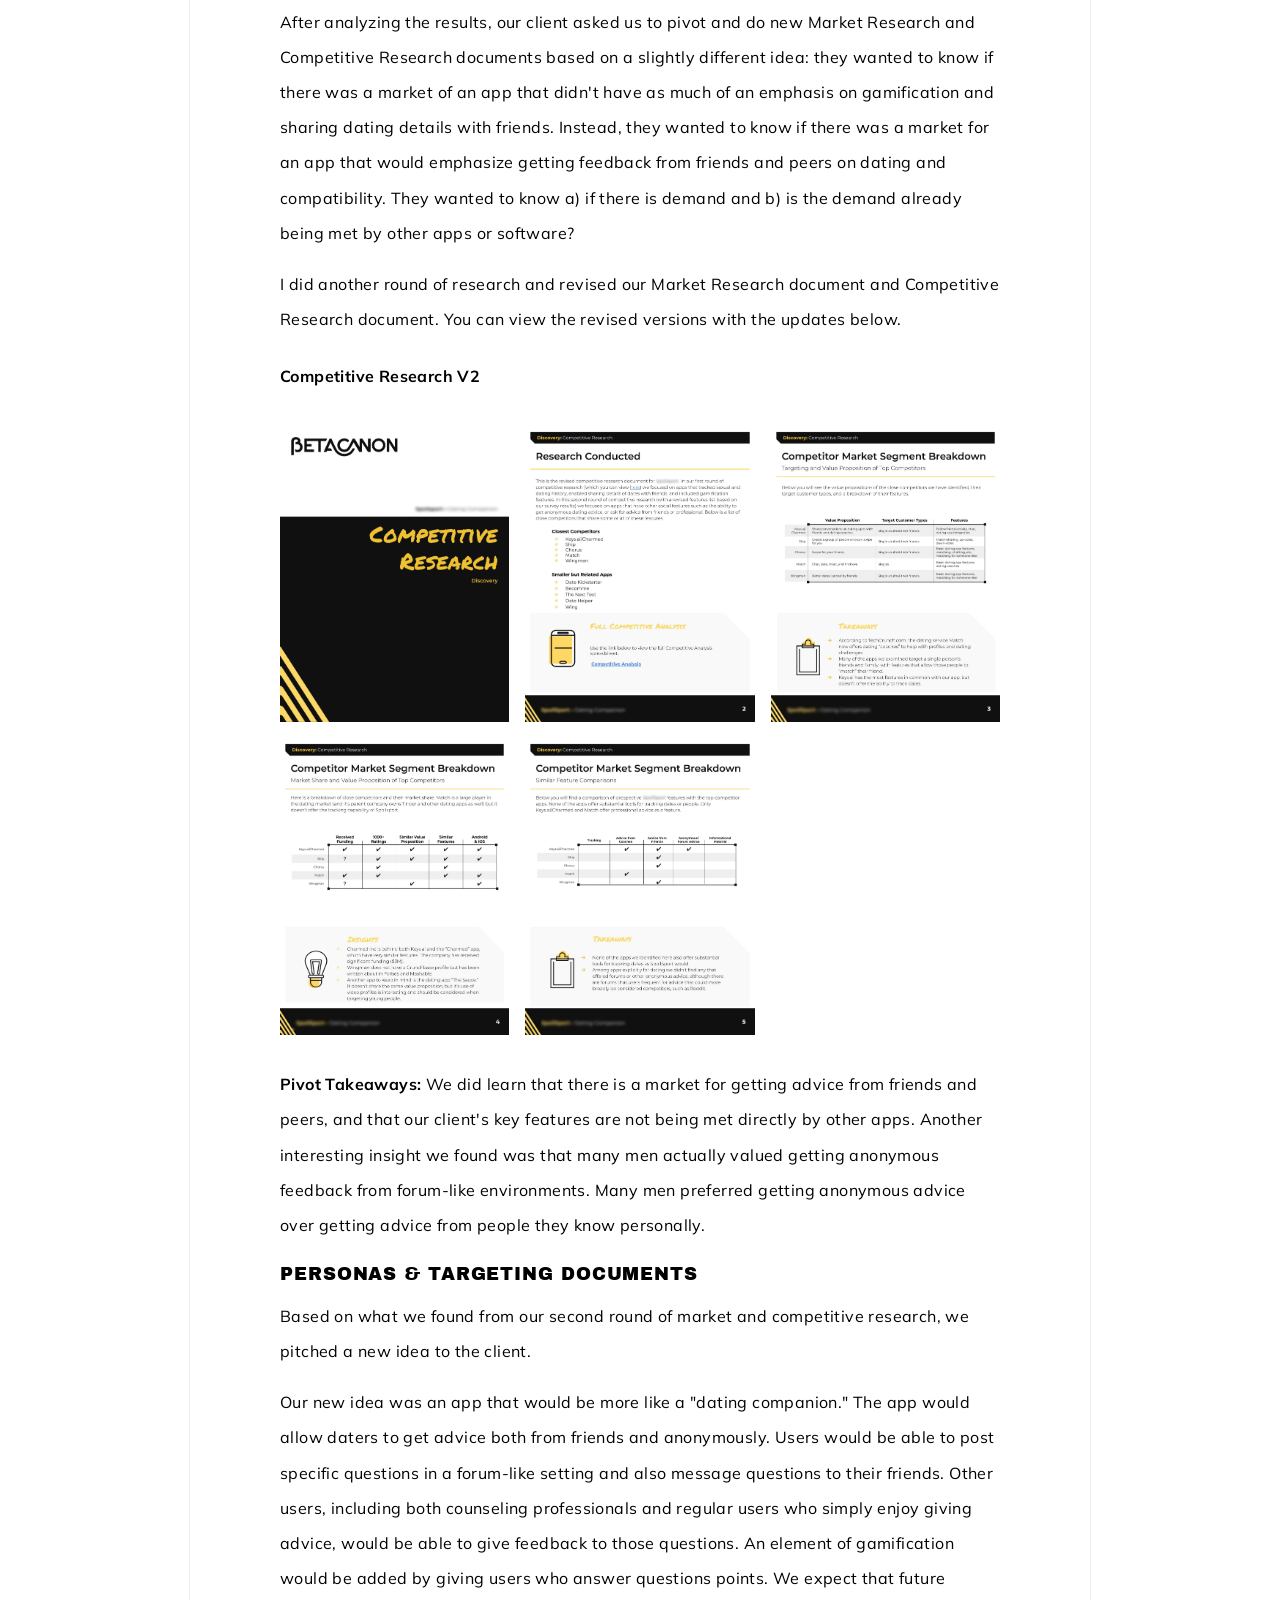
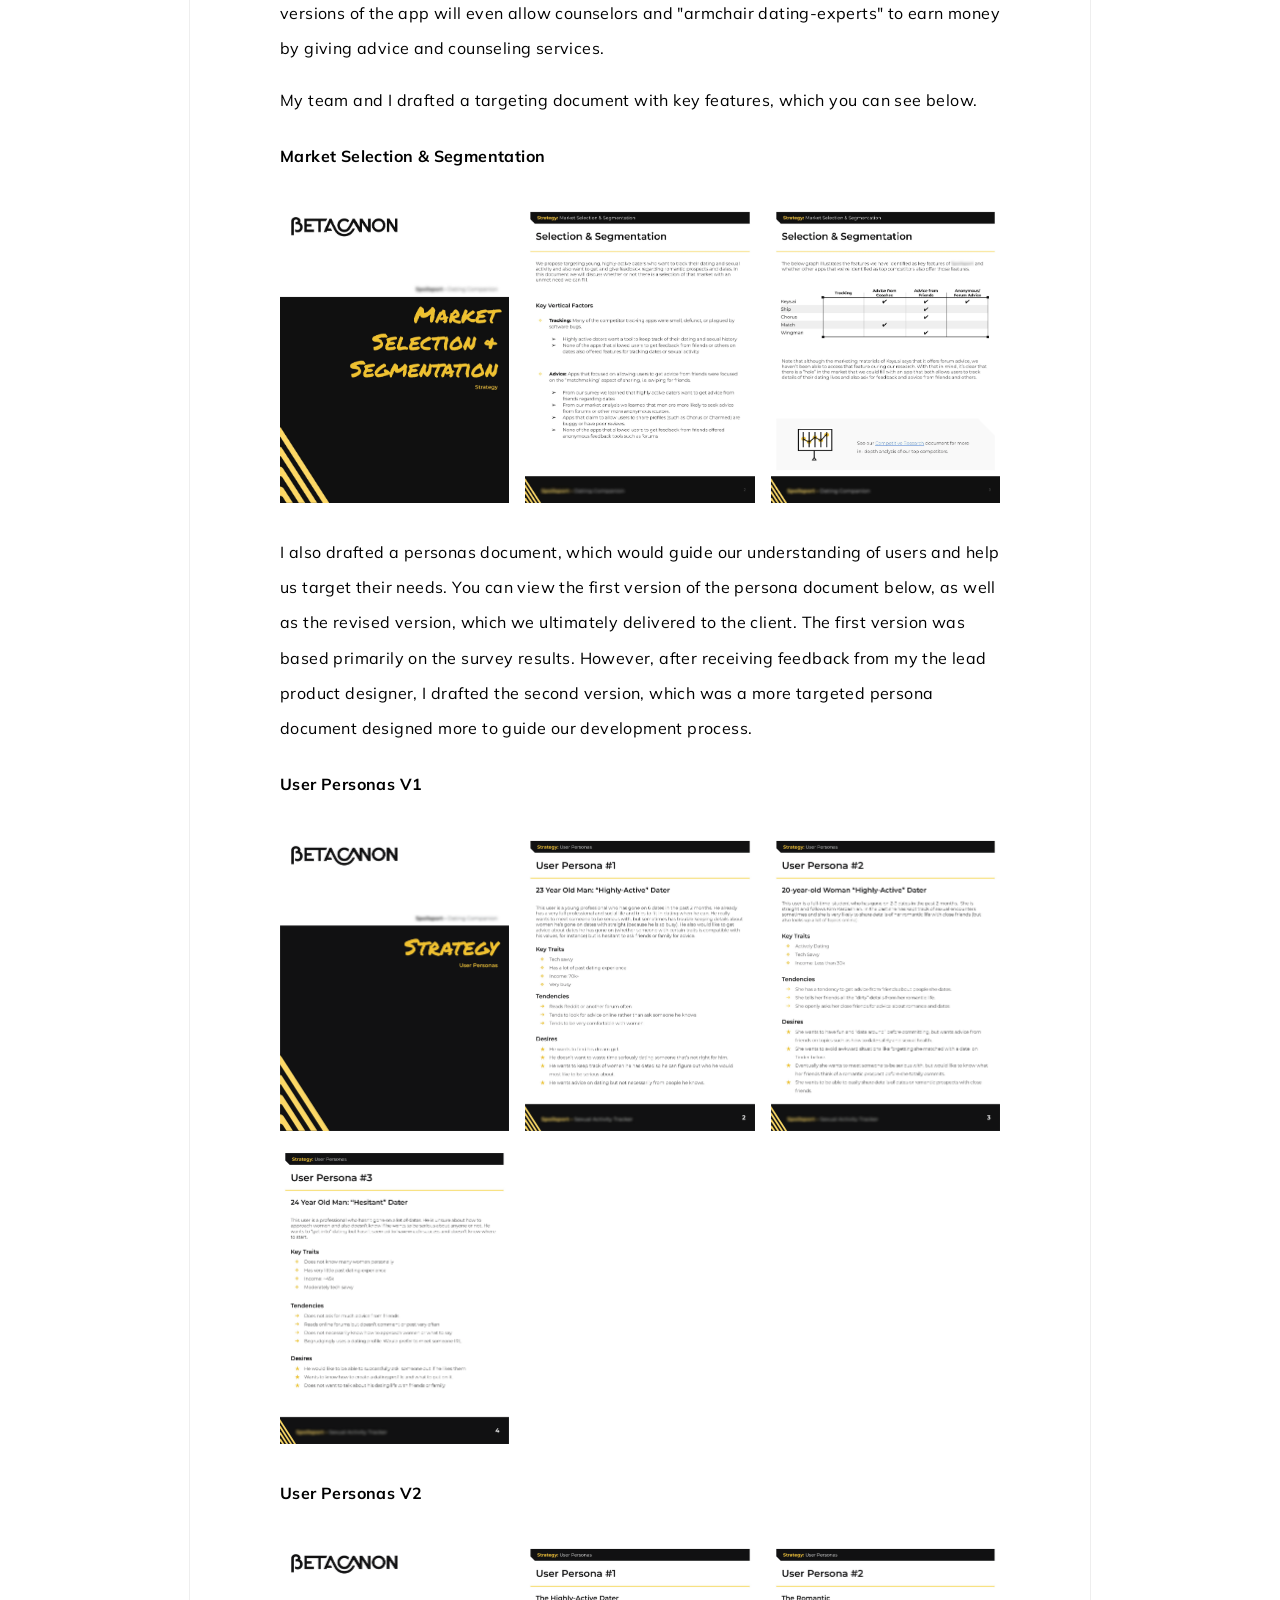
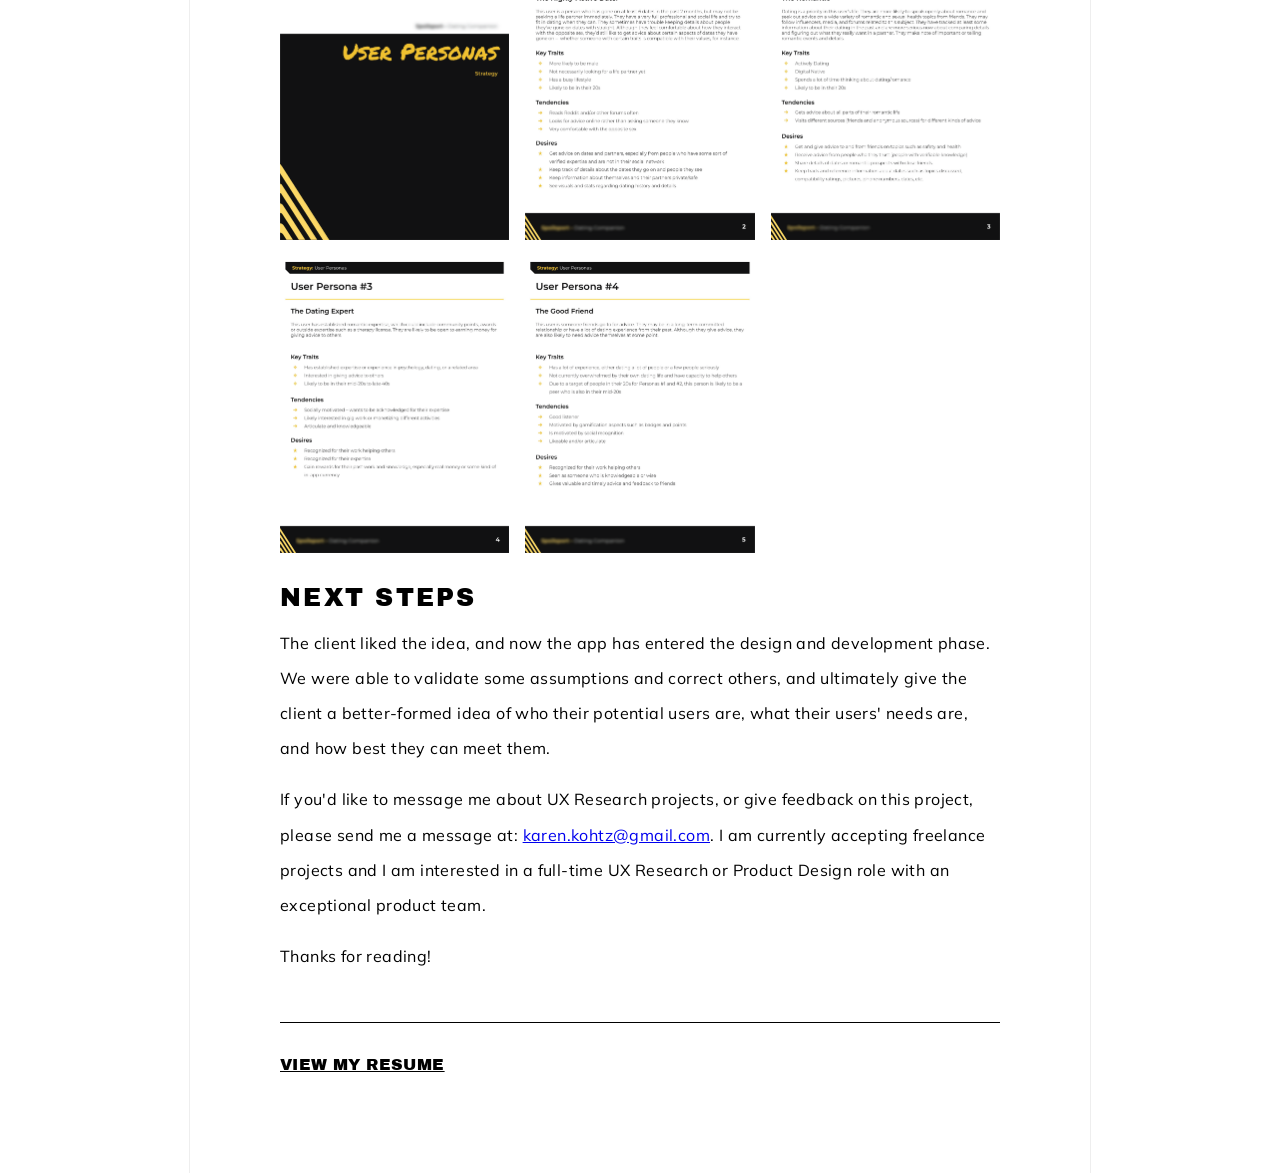
<file: pages/pocket-casanova/index.html>
<!DOCTYPE html>
<html lang="en">
<head>
<meta charset="UTF-8">
<meta name="viewport" content="width=device-width, initial-scale=1.0">
<title>Pocket Casanova — Karen Kohtz</title>
<link rel="stylesheet" href="../../site-style/style.css">
</head>
<body>

<div class="page-frame">

  <header class="case-study-header">
    <h1>Pocket Casanova</h1>
    <p class="subtitle">Research for a Mobile Date-Tracking App: A Case Study</p>
  </header>

  <dl class="meta">
    <div><dt>My Role</dt><dd>UX Researcher</dd></div>
    <div><dt>Length</dt><dd>2 Months</dd></div>
  </dl>

  <main class="case-study-body">

    <p>What do you do if your client's mobile app idea just isn't that great? You do research to validate their assumptions and help them build the best possible product, of course!</p>

    <p>This case study demonstrates the benefit of research and shows how my design agency and I saved a client tens of thousands of dollars by carefully testing and validating assumptions. Ultimately, my team was able to help our client pivot to an idea that better matched our core users' needs.</p>

    <h2>Deliverables</h2>
    <p>My Research Deliverables were:</p>
    <ul>
      <li>10 Discovery Interviews</li>
      <li>A 1,000-person quantitative survey</li>
      <li>2 Market Analyses (before and after a pivot)</li>
      <li>2 Competitive Analyses (before and after a pivot)</li>
    </ul>
    <p>I also delivered Strategy Documents, including:</p>
    <ul>
      <li>Key Features</li>
      <li>Problem Statements</li>
      <li>Market Segmentation &amp; Targeting</li>
      <li>Personas</li>
    </ul>

    <h2>Summary</h2>
    <h3>Where we started</h3>
    <p>Our client's original idea was an app that would be based on a baseball theme, and would turn dating into a social and "gamified" experience. They wanted an app that would be a digital "little black book," and give their users a way to track and rate dates. They wanted to target younger men who (they believed) want to share information about their dates (including ratings, etc), with friends. They also wanted an element of gamification &ndash; users would be rewarded for how many dates they went on and other metrics (which they called 'hits') and compared with their friends on the app.</p>

    <h3>Where we ended up</h3>
    <p>&hellip;After doing qualitative research, a market analysis, and competitive research, we were able to pitch a pivot to the client. Now we are working on an app that was more of a dating companion, where users of any gender could get advice on dating questions from peers and professionals.</p>

    <h2>My Research Process</h2>
    <h3>Identifying and Validating Assumptions</h3>
    <p>First, my team wanted to know if our client's assumptions about their target audience were correct. We began our process by identifying assumptions that we could test.</p>

    <p>Our clients initial assumptions included:</p>
    <ul>
      <li>Young men want to share detailed information about their sexual and dating encounters with friends</li>
      <li>Young men want to get feedback from friends on dates</li>
      <li>Men are interested in scoring and being compared with each other based on aspects of their dating lives (such as how many dates they go on in a week)</li>
    </ul>

    <h3>Original Market &amp; Competitive Analysis</h3>
    <p>We started our research by conducting a Market Analysis, Competitive Analysis, and conducting Discovery Interviews.</p>
    <p>You can view our initial Market Analysis and Competitive Research documents I created below. Note that later we later revised these documents after making a pivot.</p>

    <h4>Market Analysis V1</h4>
    <div class="image-grid">
      <img src="../../images/pocket-casanova/market-analysis-v1-01.png" alt="Market Analysis V1, page 1">
      <img src="../../images/pocket-casanova/market-analysis-v1-02.png" alt="Market Analysis V1, page 2">
      <img src="../../images/pocket-casanova/market-analysis-v1-03.png" alt="Market Analysis V1, page 3">
      <img src="../../images/pocket-casanova/market-analysis-v1-04.png" alt="Market Analysis V1, page 4">
      <img src="../../images/pocket-casanova/market-analysis-v1-05.png" alt="Market Analysis V1, page 5">
      <img src="../../images/pocket-casanova/market-analysis-v1-06.png" alt="Market Analysis V1, page 6">
      <img src="../../images/pocket-casanova/market-analysis-v1-07.png" alt="Market Analysis V1, page 7">
      <img src="../../images/pocket-casanova/market-analysis-v1-08.png" alt="Market Analysis V1, page 8">
      <img src="../../images/pocket-casanova/market-analysis-v1-09.png" alt="Market Analysis V1, page 9">
      <img src="../../images/pocket-casanova/market-analysis-v1-10.png" alt="Market Analysis V1, page 10">
    </div>

    <h4>Competitive Research V1</h4>
    <div class="image-grid">
      <img src="../../images/pocket-casanova/competitive-research-v1-01.png" alt="Competitive Research V1, page 1">
      <img src="../../images/pocket-casanova/competitive-research-v1-02.png" alt="Competitive Research V1, page 2">
      <img src="../../images/pocket-casanova/competitive-research-v1-03.png" alt="Competitive Research V1, page 3">
      <img src="../../images/pocket-casanova/competitive-research-v1-04.png" alt="Competitive Research V1, page 4">
      <img src="../../images/pocket-casanova/competitive-research-v1-05.png" alt="Competitive Research V1, page 5">
    </div>

    <h3>Interviews</h3>
    <p>Along with the Market and Competitive Analyses, I conducted 10 discovery interviews, with 5 men and 5 women. In my 10 initial interviews I made discoveries that seemed to be at odds with our client's assumptions.</p>

    <p><strong>Interview Insights:</strong> I discovered that:</p>
    <ul>
      <li>None of the men we interviewed (5 total men) were interested in sharing details with friends</li>
      <li>Women shared more details with friends more often</li>
      <li>Women were more likely to share very intimate details with friends</li>
    </ul>

    <p>I presented the interview results to the client. However, because our interviews included only 5 men, and only some of our users were in the 18-29 range, our client was not convinced that we had adequately targeted their ideal user. So to examine some of the questions raised by our interviews further, we proposed a survey of a larger number of users. These would help us validate if the insights and conclusions from our interviews were correct.</p>

    <h3>Survey</h3>
    <p>I drafted questions for a survey to gauge interest in the proposed app features and better understand our users.</p>
    <p>I surveyed 1,000 18-25 year olds using Survey Monkey and presented the results and my analysis the client. In the Survey Analysis below, you can view the questions (which I drafted and then workshopped with my team) as well as our insights and takeaways.</p>

    <h4>Survey Analysis</h4>
    <div class="image-grid">
      <img src="../../images/pocket-casanova/survey-analysis-01.jpg" alt="Survey Analysis, page 1">
      <img src="../../images/pocket-casanova/survey-analysis-02.jpg" alt="Survey Analysis, page 2">
      <img src="../../images/pocket-casanova/survey-analysis-03.jpg" alt="Survey Analysis, page 3">
      <img src="../../images/pocket-casanova/survey-analysis-04.jpg" alt="Survey Analysis, page 4">
      <img src="../../images/pocket-casanova/survey-analysis-05.jpg" alt="Survey Analysis, page 5">
      <img src="../../images/pocket-casanova/survey-analysis-06.jpg" alt="Survey Analysis, page 6">
      <img src="../../images/pocket-casanova/survey-analysis-07.jpg" alt="Survey Analysis, page 7">
      <img src="../../images/pocket-casanova/survey-analysis-08.jpg" alt="Survey Analysis, page 8">
      <img src="../../images/pocket-casanova/survey-analysis-09.jpg" alt="Survey Analysis, page 9">
      <img src="../../images/pocket-casanova/survey-analysis-10.jpg" alt="Survey Analysis, page 10">
      <img src="../../images/pocket-casanova/survey-analysis-11.jpg" alt="Survey Analysis, page 11">
      <img src="../../images/pocket-casanova/survey-analysis-12.jpg" alt="Survey Analysis, page 12">
      <img src="../../images/pocket-casanova/survey-analysis-13.jpg" alt="Survey Analysis, page 13">
      <img src="../../images/pocket-casanova/survey-analysis-14.jpg" alt="Survey Analysis, page 14">
      <img src="../../images/pocket-casanova/survey-analysis-15.jpg" alt="Survey Analysis, page 15">
      <img src="../../images/pocket-casanova/survey-analysis-16.jpg" alt="Survey Analysis, page 16">
      <img src="../../images/pocket-casanova/survey-analysis-17.jpg" alt="Survey Analysis, page 17">
      <img src="../../images/pocket-casanova/survey-analysis-18.jpg" alt="Survey Analysis, page 18">
      <img src="../../images/pocket-casanova/survey-analysis-19.jpg" alt="Survey Analysis, page 19">
      <img src="../../images/pocket-casanova/survey-analysis-20.jpg" alt="Survey Analysis, page 20">
      <img src="../../images/pocket-casanova/survey-analysis-21.jpg" alt="Survey Analysis, page 21">
      <img src="../../images/pocket-casanova/survey-analysis-22.jpg" alt="Survey Analysis, page 22">
      <img src="../../images/pocket-casanova/survey-analysis-23.jpg" alt="Survey Analysis, page 23">
      <img src="../../images/pocket-casanova/survey-analysis-24.jpg" alt="Survey Analysis, page 24">
    </div>

    <p><strong>Survey Takeaway:</strong> One of the main insights that would inform how we moved forward was that: although we didn't realize that getting advice from friends and peers on dating was important, it actually turned out to be one of the most highly-rated features in our survey.</p>

    <h3>Pivot</h3>
    <p>After analyzing the results, our client asked us to pivot and do new Market Research and Competitive Research documents based on a slightly different idea: they wanted to know if there was a market of an app that didn't have as much of an emphasis on gamification and sharing dating details with friends. Instead, they wanted to know if there was a market for an app that would emphasize getting feedback from friends and peers on dating and compatibility. They wanted to know a) if there is demand and b) is the demand already being met by other apps or software?</p>
    <p>I did another round of research and revised our Market Research document and Competitive Research document. You can view the revised versions with the updates below.</p>

    <h4>Competitive Research V2</h4>
    <div class="image-grid">
      <img src="../../images/pocket-casanova/competitive-research-v2-01.jpg" alt="Competitive Research V2, page 1">
      <img src="../../images/pocket-casanova/competitive-research-v2-02.jpg" alt="Competitive Research V2, page 2">
      <img src="../../images/pocket-casanova/competitive-research-v2-03.jpg" alt="Competitive Research V2, page 3">
      <img src="../../images/pocket-casanova/competitive-research-v2-04.jpg" alt="Competitive Research V2, page 4">
      <img src="../../images/pocket-casanova/competitive-research-v2-05.jpg" alt="Competitive Research V2, page 5">
    </div>

    <p><strong>Pivot Takeaways:</strong> We did learn that there is a market for getting advice from friends and peers, and that our client's key features are not being met directly by other apps. Another interesting insight we found was that many men actually valued getting anonymous feedback from forum-like environments. Many men preferred getting anonymous advice over getting advice from people they know personally.</p>

    <h3>Personas &amp; Targeting documents</h3>
    <p>Based on what we found from our second round of market and competitive research, we pitched a new idea to the client.</p>
    <p>Our new idea was an app that would be more like a "dating companion." The app would allow daters to get advice both from friends and anonymously. Users would be able to post specific questions in a forum-like setting and also message questions to their friends. Other users, including both counseling professionals and regular users who simply enjoy giving advice, would be able to give feedback to those questions. An element of gamification would be added by giving users who answer questions points. We expect that future versions of the app will even allow counselors and "armchair dating-experts" to earn money by giving advice and counseling services.</p>

    <p>My team and I drafted a targeting document with key features, which you can see below.</p>

    <h4>Market Selection &amp; Segmentation</h4>
    <div class="image-grid">
      <img src="../../images/pocket-casanova/market-selection-segmentation-01.jpg" alt="Market Selection & Segmentation, page 1">
      <img src="../../images/pocket-casanova/market-selection-segmentation-02.jpg" alt="Market Selection & Segmentation, page 2">
      <img src="../../images/pocket-casanova/market-selection-segmentation-03.jpg" alt="Market Selection & Segmentation, page 3">
    </div>

    <p>I also drafted a personas document, which would guide our understanding of users and help us target their needs. You can view the first version of the persona document below, as well as the revised version, which we ultimately delivered to the client. The first version was based primarily on the survey results. However, after receiving feedback from my the lead product designer, I drafted the second version, which was a more targeted persona document designed more to guide our development process.</p>

    <h4>User Personas V1</h4>
    <div class="image-grid">
      <img src="../../images/pocket-casanova/user-personas-v1-01.png" alt="User Personas V1, page 1">
      <img src="../../images/pocket-casanova/user-personas-v1-02.png" alt="User Personas V1, page 2">
      <img src="../../images/pocket-casanova/user-personas-v1-03.png" alt="User Personas V1, page 3">
      <img src="../../images/pocket-casanova/user-personas-v1-04.png" alt="User Personas V1, page 4">
    </div>

    <h4>User Personas V2</h4>
    <div class="image-grid">
      <img src="../../images/pocket-casanova/user-personas-v2-01.png" alt="User Personas V2, page 1">
      <img src="../../images/pocket-casanova/user-personas-v2-02.png" alt="User Personas V2, page 2">
      <img src="../../images/pocket-casanova/user-personas-v2-03.png" alt="User Personas V2, page 3">
      <img src="../../images/pocket-casanova/user-personas-v2-04.png" alt="User Personas V2, page 4">
      <img src="../../images/pocket-casanova/user-personas-v2-05.png" alt="User Personas V2, page 5">
    </div>

    <h2>Next Steps</h2>
    <p>The client liked the idea, and now the app has entered the design and development phase. We were able to validate some assumptions and correct others, and ultimately give the client a better-formed idea of who their potential users are, what their users' needs are, and how best they can meet them.</p>

    <p>If you'd like to message me about UX Research projects, or give feedback on this project, please send me a message at: <a href="mailto:karen.kohtz@gmail.com">karen.kohtz@gmail.com</a>. I am currently accepting freelance projects and I am interested in a full-time UX Research or Product Design role with an exceptional product team.</p>

    <p>Thanks for reading!</p>

  </main>

  <footer class="page-footer">
    <a href="#">View my resume</a>
  </footer>

</div>

</body>
</html>
</file>
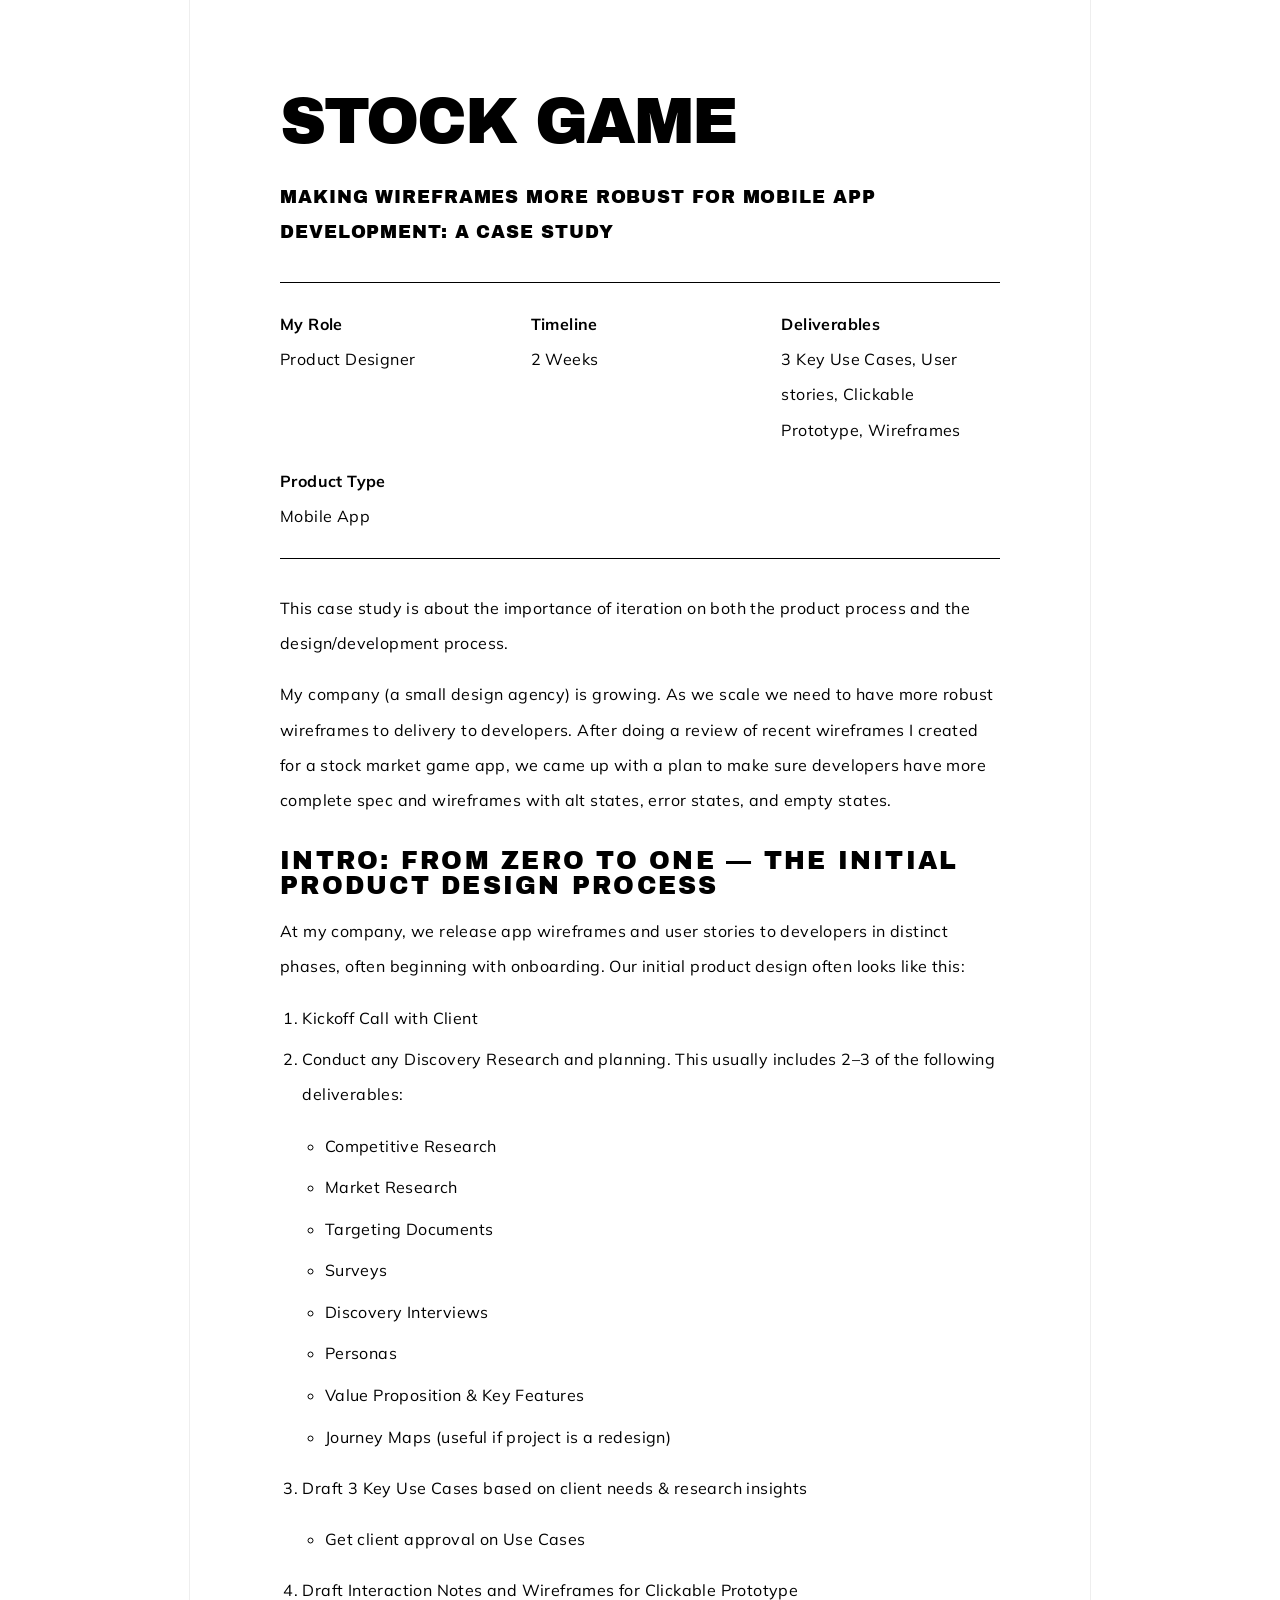
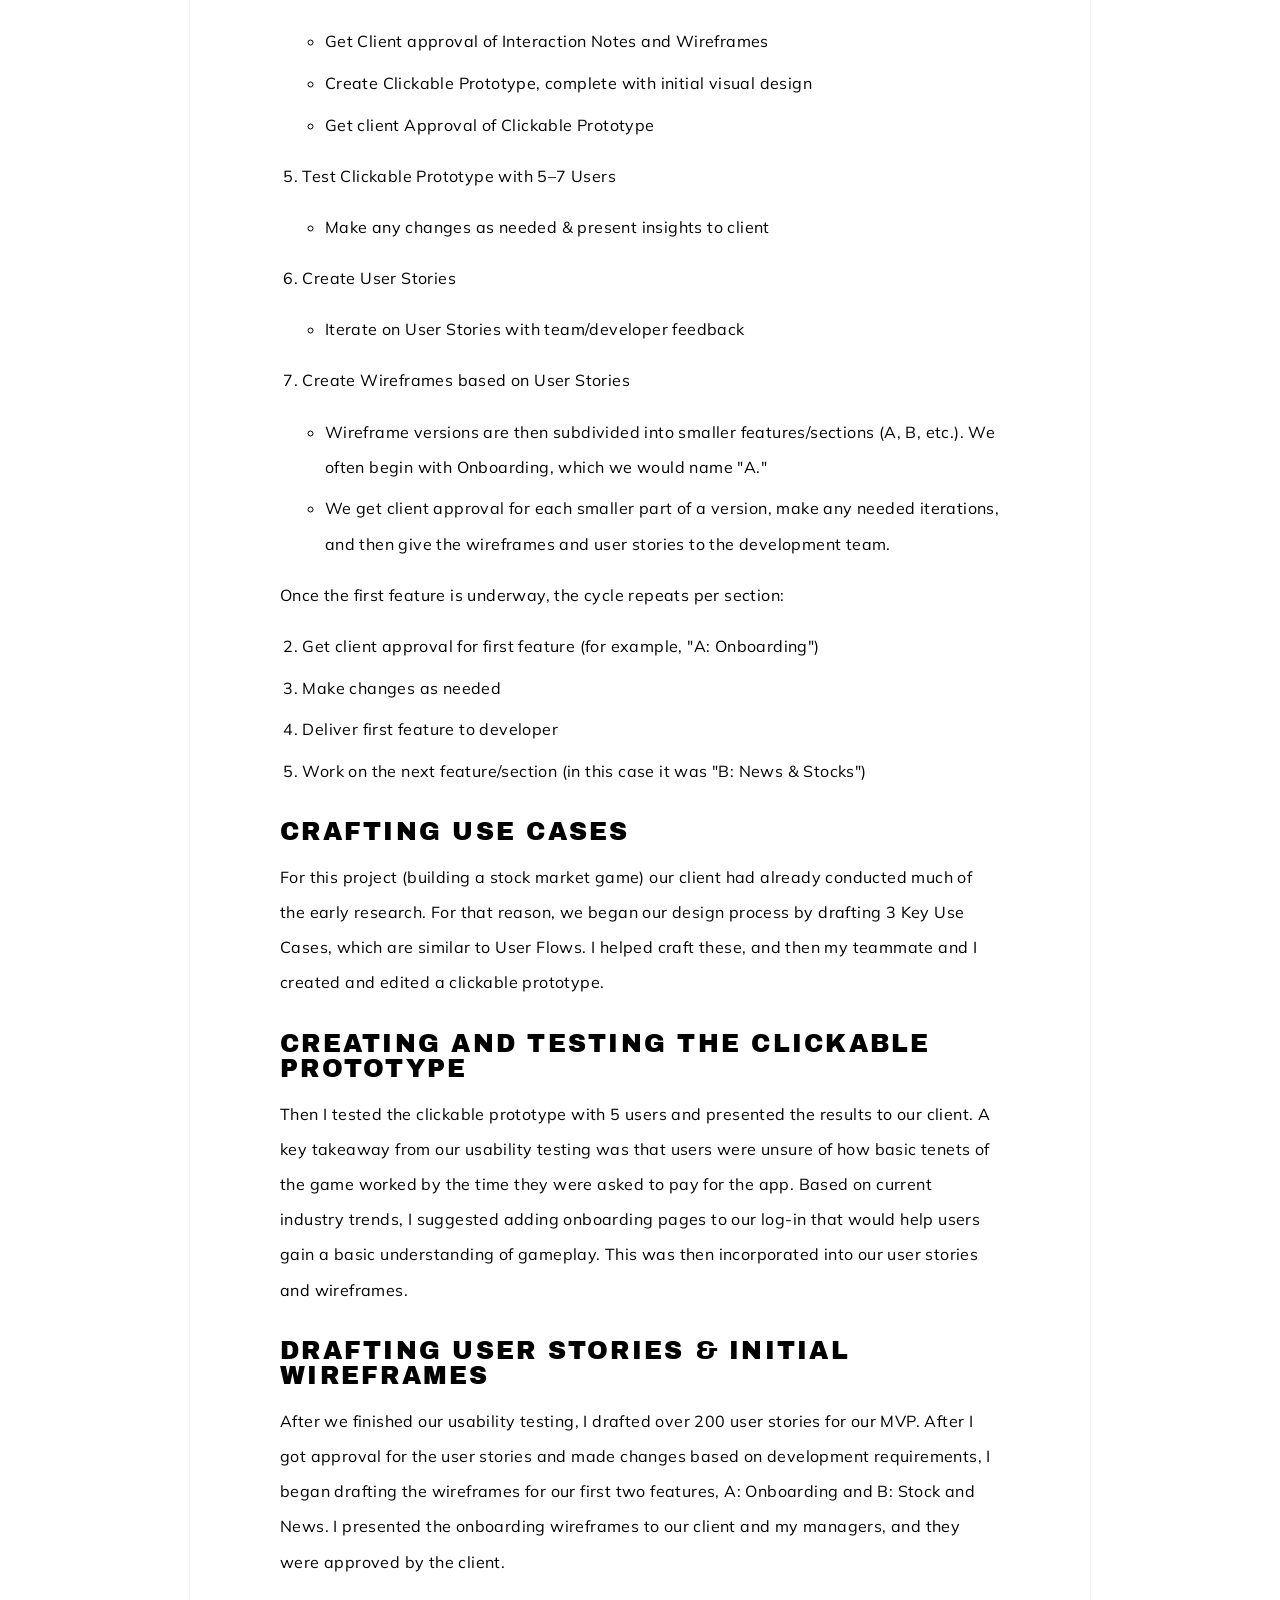
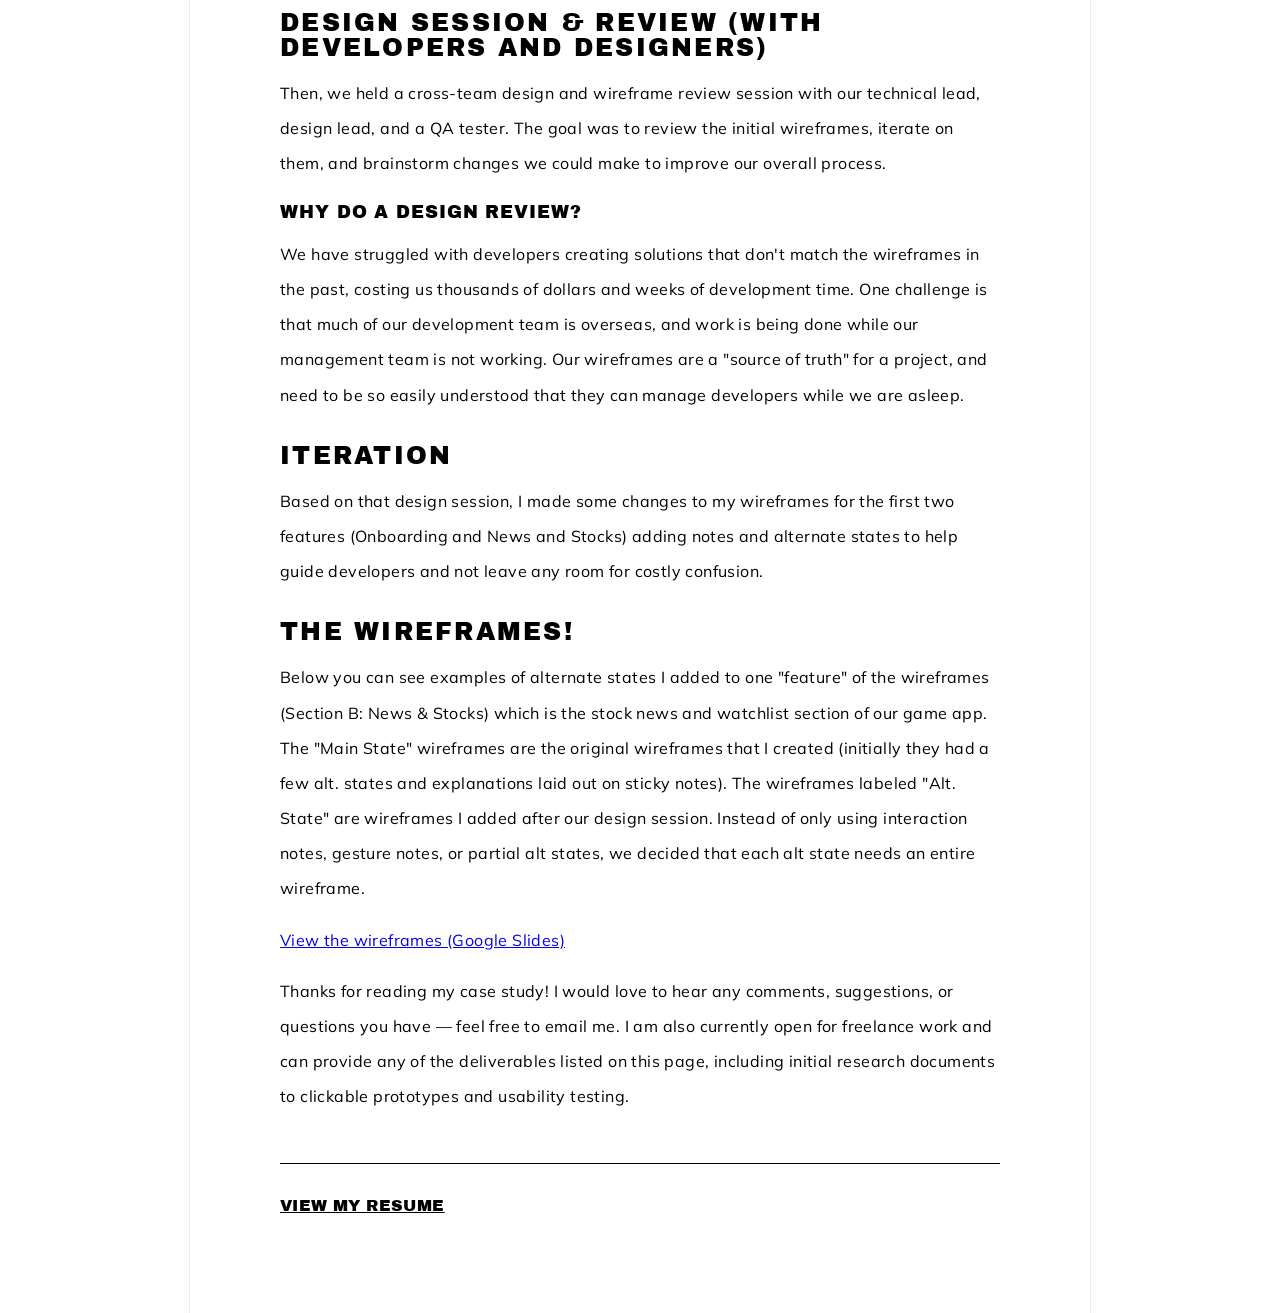
<file: pages/stock-game/index.html>
<!DOCTYPE html>
<html lang="en">
<head>
<meta charset="UTF-8">
<meta name="viewport" content="width=device-width, initial-scale=1.0">
<title>Stock Game — Karen Kohtz</title>
<link rel="stylesheet" href="../../site-style/style.css">
</head>
<body>

<div class="page-frame">

  <header class="case-study-header">
    <h1>Stock Game</h1>
    <p class="subtitle">Making Wireframes More Robust for Mobile App Development: A Case Study</p>
  </header>

  <dl class="meta">
    <div><dt>My Role</dt><dd>Product Designer</dd></div>
    <div><dt>Timeline</dt><dd>2 Weeks</dd></div>
    <div><dt>Deliverables</dt><dd>3 Key Use Cases, User stories, Clickable Prototype, Wireframes</dd></div>
    <div><dt>Product Type</dt><dd>Mobile App</dd></div>
  </dl>

  <main class="case-study-body">

    <p>This case study is about the importance of iteration on both the product process and the design/development process.</p>

    <p>My company (a small design agency) is growing. As we scale we need to have more robust wireframes to delivery to developers. After doing a review of recent wireframes I created for a stock market game app, we came up with a plan to make sure developers have more complete spec and wireframes with alt states, error states, and empty states.</p>

    <h2>Intro: From Zero to One — The Initial Product Design Process</h2>

    <p>At my company, we release app wireframes and user stories to developers in distinct phases, often beginning with onboarding. Our initial product design often looks like this:</p>

    <ol>
      <li>Kickoff Call with Client</li>
      <li>Conduct any Discovery Research and planning. This usually includes 2–3 of the following deliverables:
        <ul>
          <li>Competitive Research</li>
          <li>Market Research</li>
          <li>Targeting Documents</li>
          <li>Surveys</li>
          <li>Discovery Interviews</li>
          <li>Personas</li>
          <li>Value Proposition &amp; Key Features</li>
          <li>Journey Maps (useful if project is a redesign)</li>
        </ul>
      </li>
      <li>Draft 3 Key Use Cases based on client needs &amp; research insights
        <ul><li>Get client approval on Use Cases</li></ul>
      </li>
      <li>Draft Interaction Notes and Wireframes for Clickable Prototype
        <ul>
          <li>Get Client approval of Interaction Notes and Wireframes</li>
          <li>Create Clickable Prototype, complete with initial visual design</li>
          <li>Get client Approval of Clickable Prototype</li>
        </ul>
      </li>
      <li>Test Clickable Prototype with 5–7 Users
        <ul><li>Make any changes as needed &amp; present insights to client</li></ul>
      </li>
      <li>Create User Stories
        <ul><li>Iterate on User Stories with team/developer feedback</li></ul>
      </li>
      <li>Create Wireframes based on User Stories
        <ul>
          <li>Wireframe versions are then subdivided into smaller features/sections (A, B, etc.). We often begin with Onboarding, which we would name "A."</li>
          <li>We get client approval for each smaller part of a version, make any needed iterations, and then give the wireframes and user stories to the development team.</li>
        </ul>
      </li>
    </ol>

    <p>Once the first feature is underway, the cycle repeats per section:</p>

    <ol start="2">
      <li>Get client approval for first feature (for example, "A: Onboarding")</li>
      <li>Make changes as needed</li>
      <li>Deliver first feature to developer</li>
      <li>Work on the next feature/section (in this case it was "B: News &amp; Stocks")</li>
    </ol>

    <h2>Crafting Use Cases</h2>
    <p>For this project (building a stock market game) our client had already conducted much of the early research. For that reason, we began our design process by drafting 3 Key Use Cases, which are similar to User Flows. I helped craft these, and then my teammate and I created and edited a clickable prototype.</p>

    <h2>Creating and Testing the Clickable Prototype</h2>
    <p>Then I tested the clickable prototype with 5 users and presented the results to our client. A key takeaway from our usability testing was that users were unsure of how basic tenets of the game worked by the time they were asked to pay for the app. Based on current industry trends, I suggested adding onboarding pages to our log-in that would help users gain a basic understanding of gameplay. This was then incorporated into our user stories and wireframes.</p>

    <h2>Drafting User Stories &amp; Initial Wireframes</h2>
    <p>After we finished our usability testing, I drafted over 200 user stories for our MVP. After I got approval for the user stories and made changes based on development requirements, I began drafting the wireframes for our first two features, A: Onboarding and B: Stock and News. I presented the onboarding wireframes to our client and my managers, and they were approved by the client.</p>

    <h2>Design Session &amp; Review (with Developers and Designers)</h2>
    <p>Then, we held a cross-team design and wireframe review session with our technical lead, design lead, and a QA tester. The goal was to review the initial wireframes, iterate on them, and brainstorm changes we could make to improve our overall process.</p>

    <h3>Why do a Design Review?</h3>
    <p>We have struggled with developers creating solutions that don't match the wireframes in the past, costing us thousands of dollars and weeks of development time. One challenge is that much of our development team is overseas, and work is being done while our management team is not working. Our wireframes are a "source of truth" for a project, and need to be so easily understood that they can manage developers while we are asleep.</p>

    <h2>Iteration</h2>
    <p>Based on that design session, I made some changes to my wireframes for the first two features (Onboarding and News and Stocks) adding notes and alternate states to help guide developers and not leave any room for costly confusion.</p>

    <h2>The Wireframes!</h2>
    <p>Below you can see examples of alternate states I added to one "feature" of the wireframes (Section B: News &amp; Stocks) which is the stock news and watchlist section of our game app. The "Main State" wireframes are the original wireframes that I created (initially they had a few alt. states and explanations laid out on sticky notes). The wireframes labeled "Alt. State" are wireframes I added after our design session. Instead of only using interaction notes, gesture notes, or partial alt states, we decided that each alt state needs an entire wireframe.</p>

    <p><a href="https://docs.google.com/presentation/d/1rJlZMUpkX_QNhMIRR1ksDJEiKxR5NuRDqPLpaBwJMZQ/edit?usp=sharing">View the wireframes (Google Slides)</a></p>
    <!-- TODO: replace the link above with actual wireframe images once pulled from that Slides deck. -->

    <p>Thanks for reading my case study! I would love to hear any comments, suggestions, or questions you have — feel free to email me. I am also currently open for freelance work and can provide any of the deliverables listed on this page, including initial research documents to clickable prototypes and usability testing.</p>

  </main>

  <footer class="page-footer">
    <a href="#">View my resume</a>
  </footer>

</div>

</body>
</html>
</file>
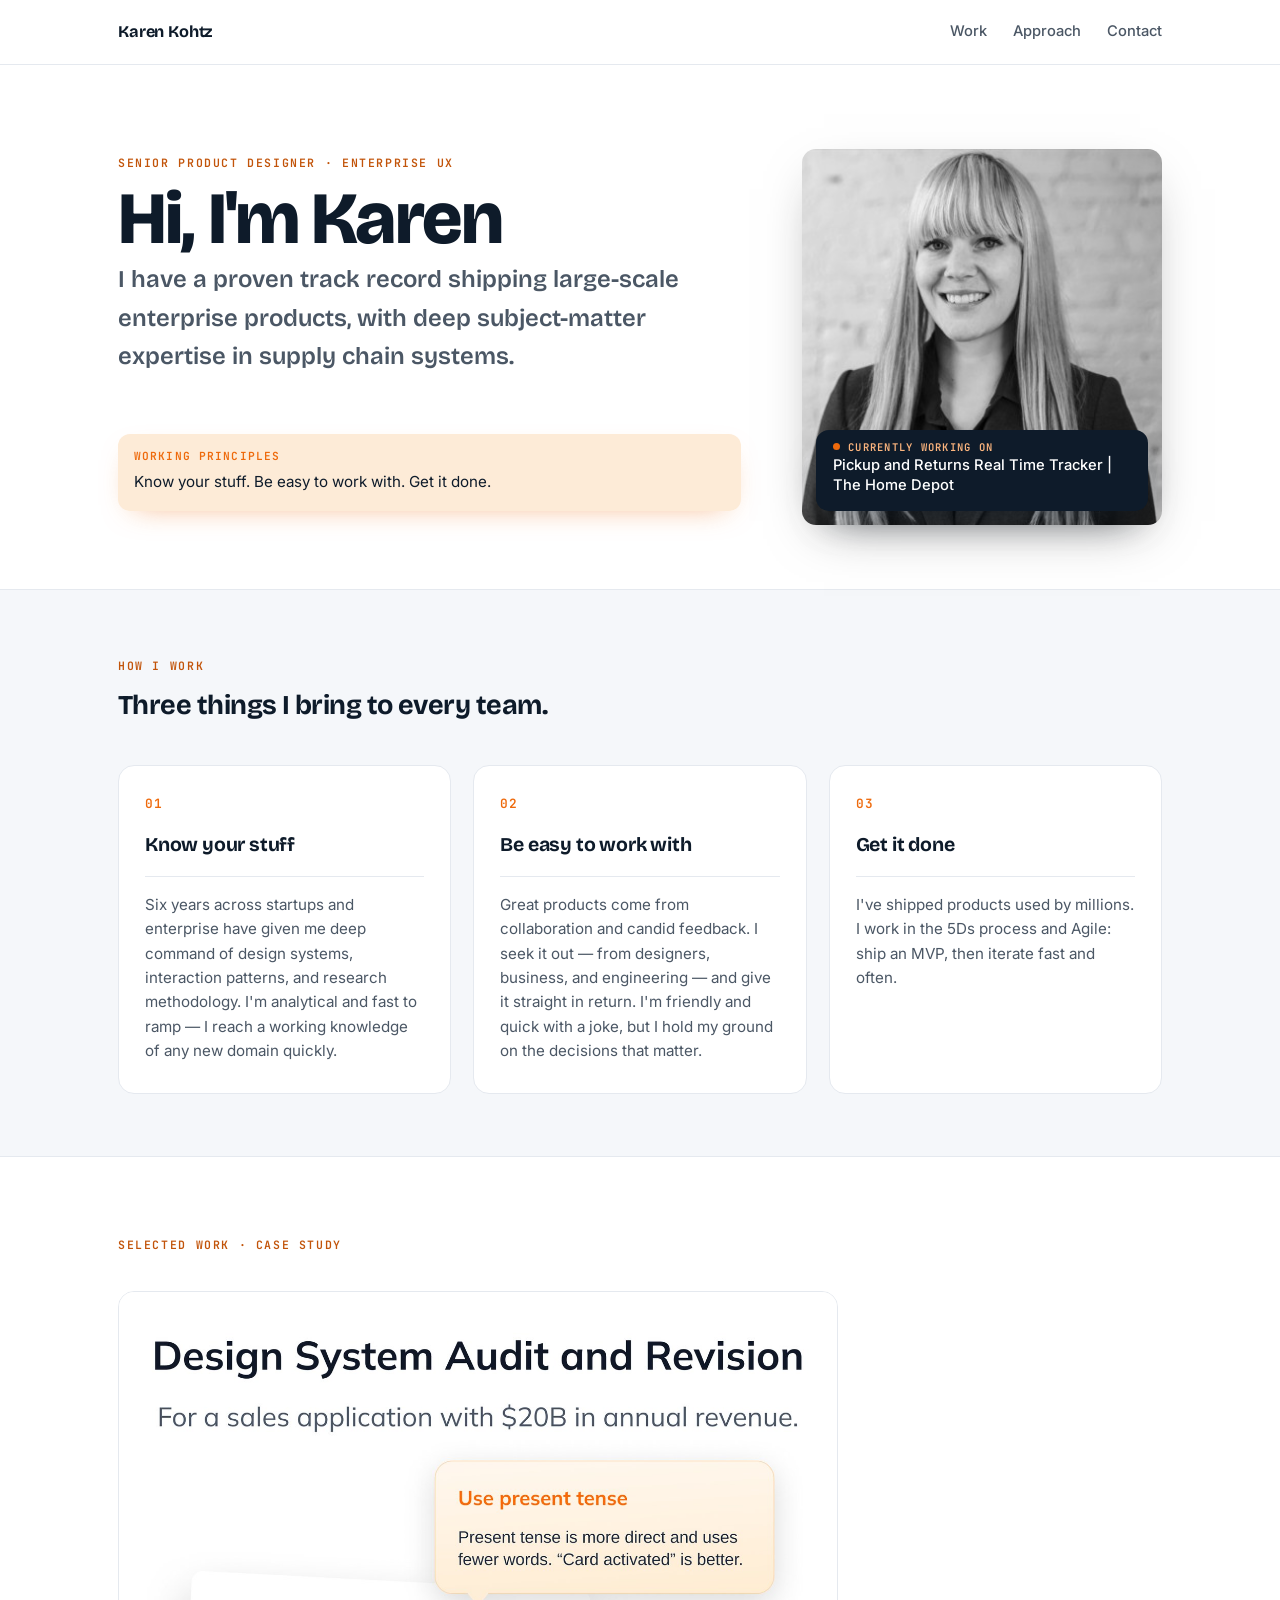
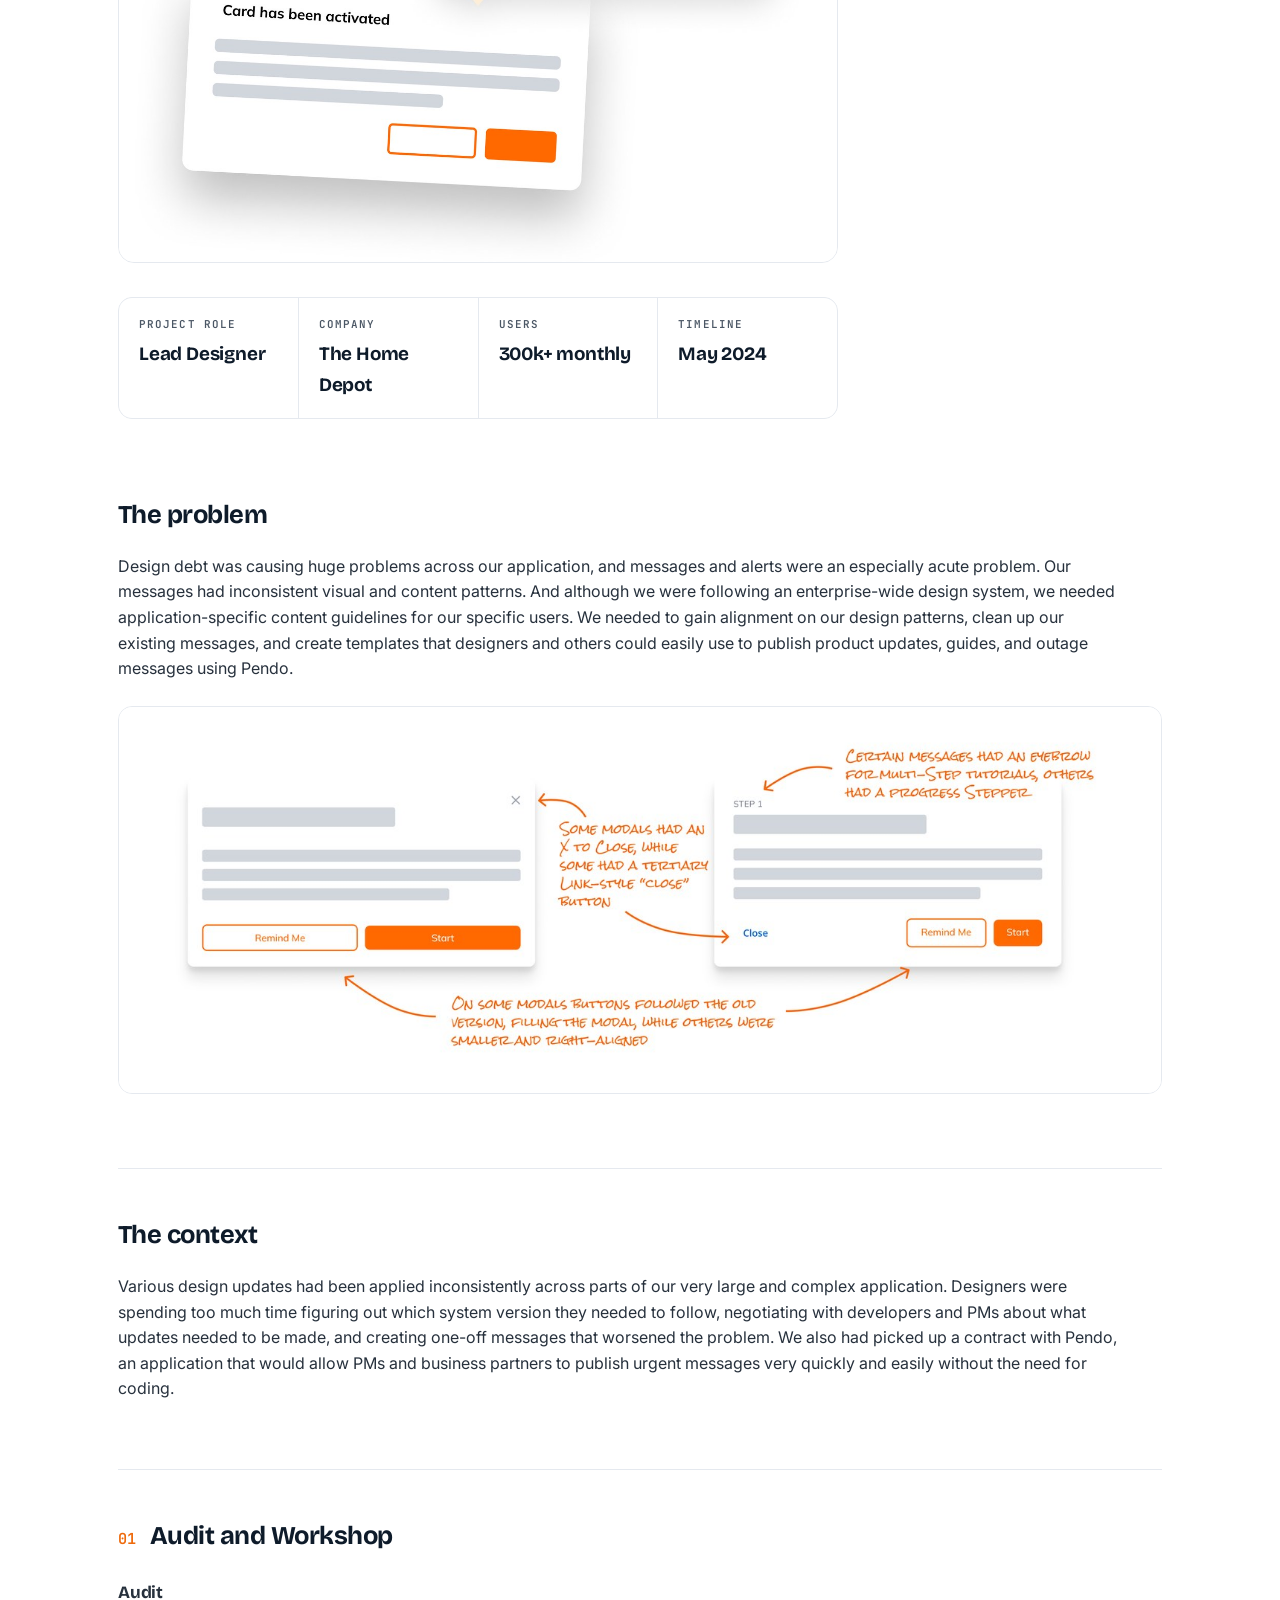
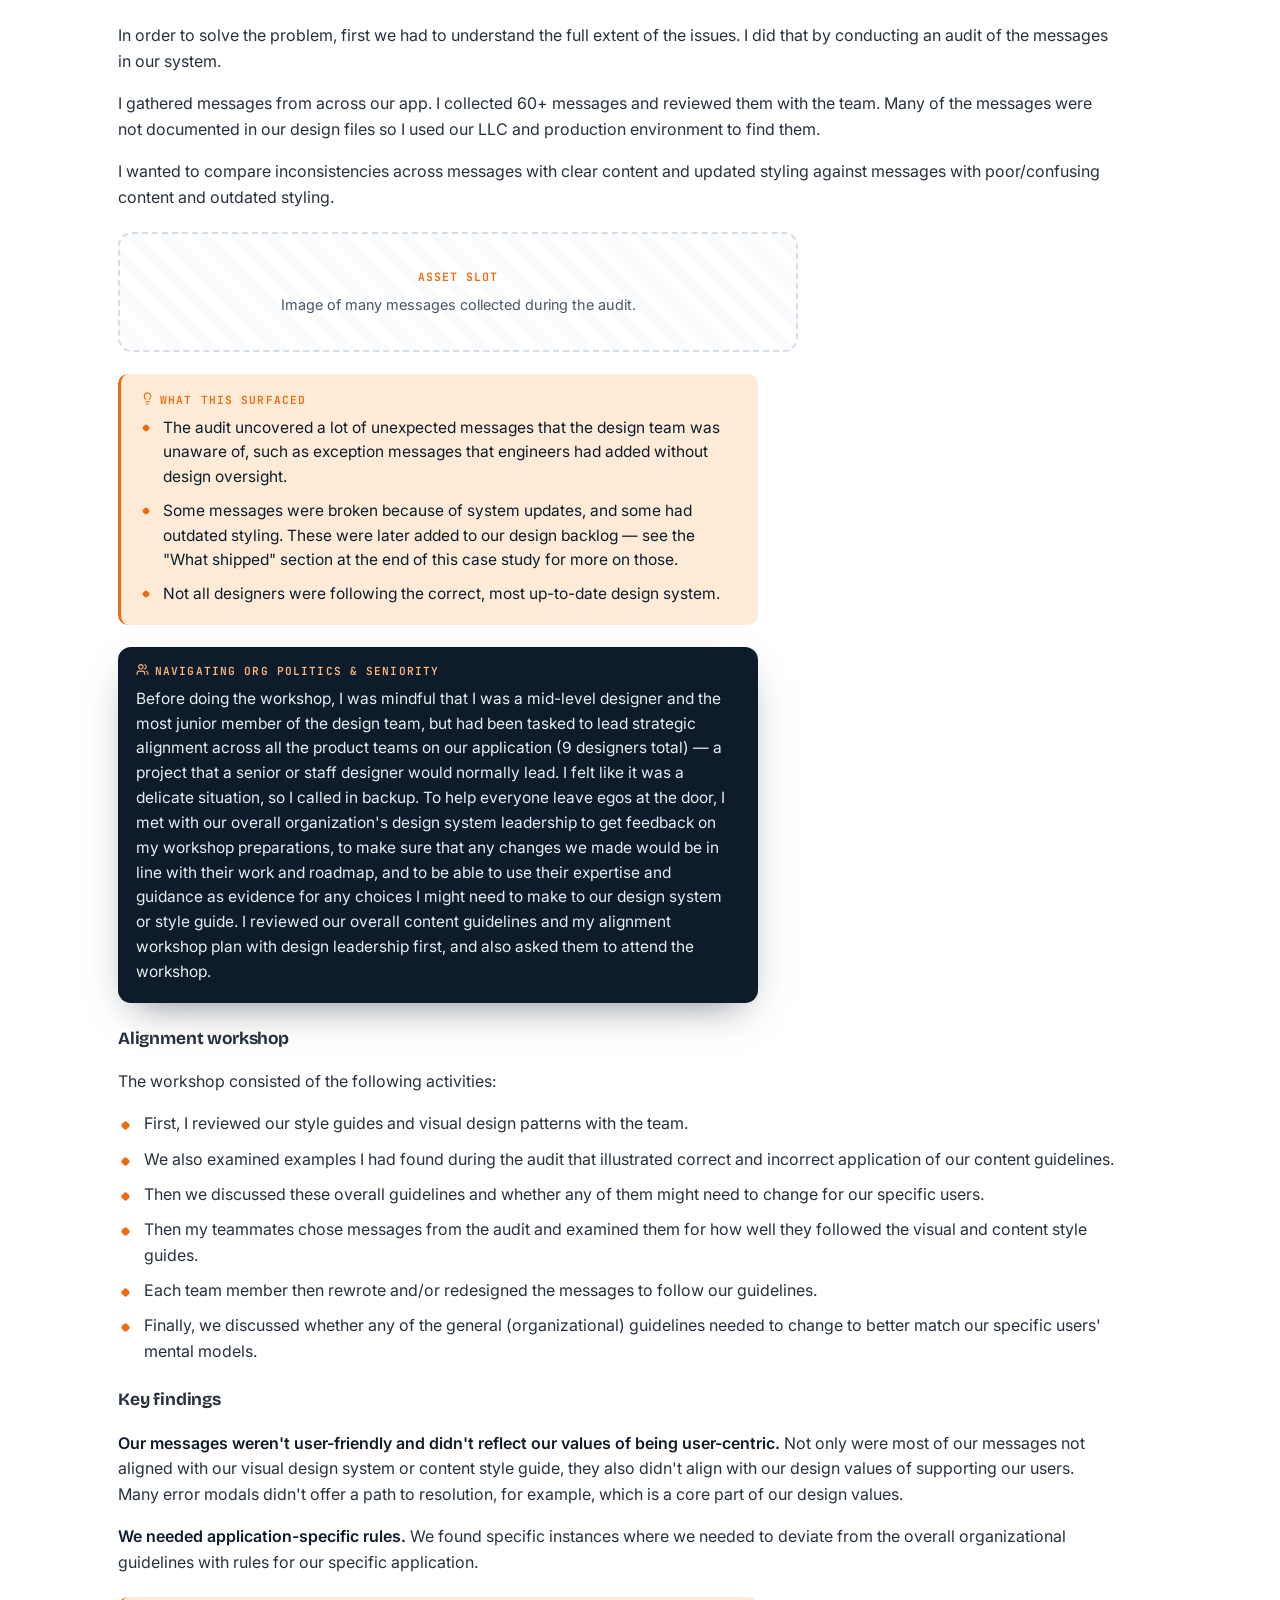
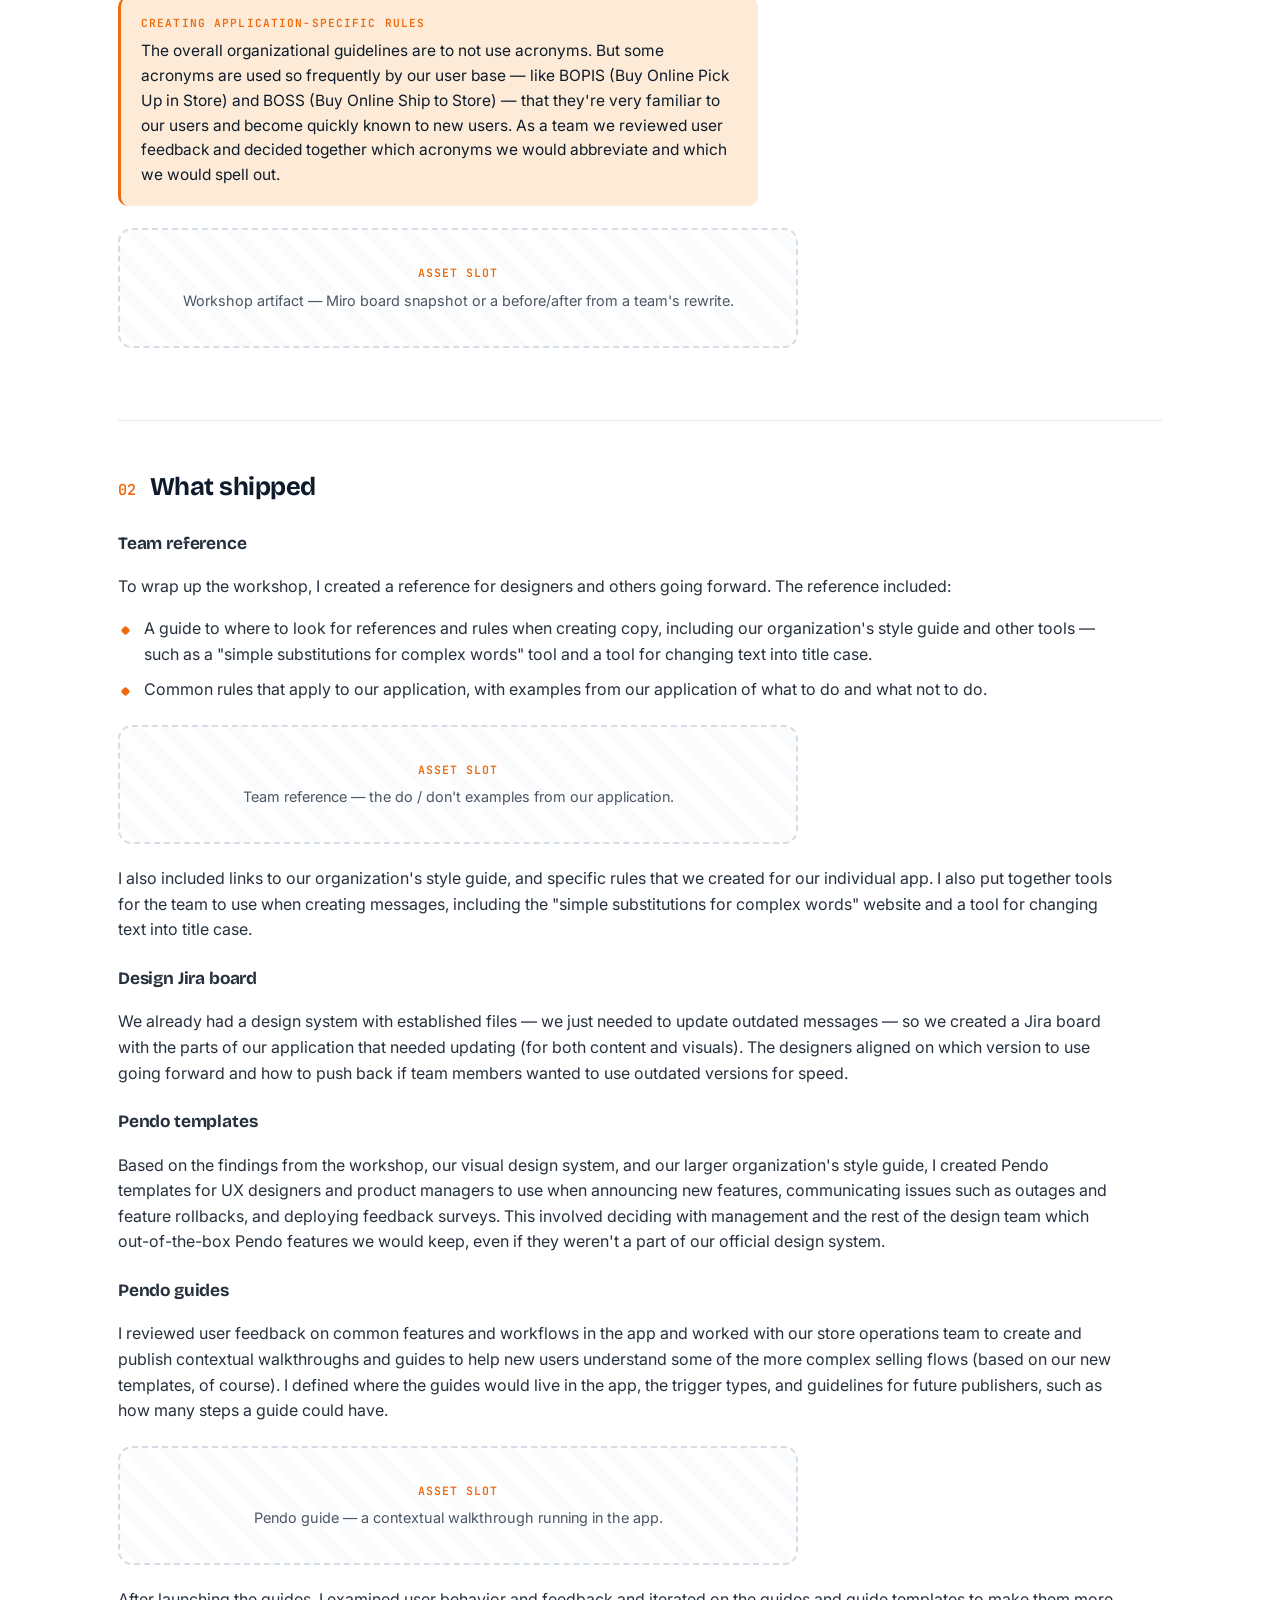
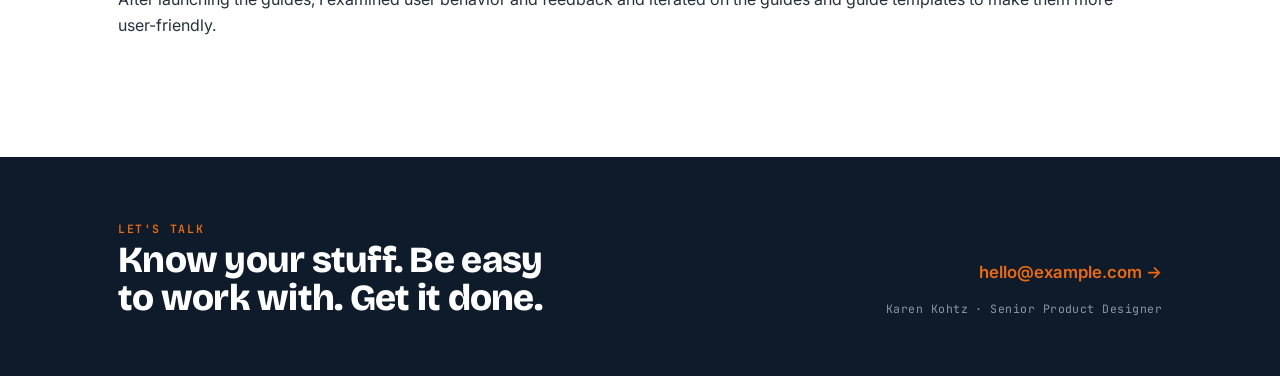
<file: pages/voice-and-tone/index.html>
<!DOCTYPE html>
<html lang="en">
<head>
<meta charset="UTF-8">
<meta name="viewport" content="width=device-width, initial-scale=1.0">
<title>Karen Kohtz — Senior Product Designer</title>
<meta name="description" content="Karen Kohtz, Senior Product Designer. Selected work: a design-system and messaging audit for an enterprise sales tool processing $20B annually.">
<link rel="preconnect" href="https://fonts.googleapis.com">
<link rel="preconnect" href="https://fonts.gstatic.com" crossorigin>
<link href="https://fonts.googleapis.com/css2?family=Bricolage+Grotesque:opsz,wght@12..96,400;12..96,600;12..96,700;12..96,800&family=Inter:wght@400;500;600&family=JetBrains+Mono:wght@500;600&display=swap" rel="stylesheet">
<link rel="stylesheet" href="styles.css">
</head>
<body>

<header class="topbar">
  <div class="wrap">
    <span class="brand">Karen Kohtz</span>
    <nav class="navlinks" aria-label="Primary">
      <a href="#work">Work</a>
      <a href="#approach">Approach</a>
      <a href="#contact">Contact</a>
    </nav>
  </div>
</header>

<section class="hero">
  <div class="wrap">
    <div class="hero-copy">
      <span class="eyebrow">Senior Product Designer · Enterprise UX</span>
      <h1>Hi, I'm Karen</h1>
      <p class="role">I have a proven track record shipping large-scale enterprise products, with deep subject-matter expertise in supply chain systems.</p>
      <div class="annot">
        <span class="tag">Working principles</span>
        <p>Know your stuff. Be easy to work with. Get it done.</p>
      </div>
    </div>
    <div class="photo-frame">
      <div class="photo-img">
        <img src="assets/profileimage.jpg" alt="Portrait of Karen Kohtz" width="365" height="381">
        <div class="nowbadge">
          <span class="now-label"><span class="dot" aria-hidden="true"></span>Currently working on</span>
          <span class="proj">Pickup and Returns Real Time Tracker | The Home Depot</span>
        </div>
      </div>
    </div>
  </div>
</section>

<section class="principles" id="approach">
  <div class="wrap">
    <div class="lead">
      <span class="eyebrow">How I work</span>
      <h2>Three things I bring to every team.</h2>
    </div>
    <div class="triad">
      <div class="pcard">
        <span class="num">01</span>
        <h3>Know your stuff</h3>
        <p>Six years across startups and enterprise have given me deep command of design systems, interaction patterns, and research methodology. I'm analytical and fast to ramp — I reach a working knowledge of any new domain quickly.</p>
      </div>
      <div class="pcard">
        <span class="num">02</span>
        <h3>Be easy to work with</h3>
        <p>Great products come from collaboration and candid feedback. I seek it out — from designers, business, and engineering — and give it straight in return. I'm friendly and quick with a joke, but I hold my ground on the decisions that matter.</p>
      </div>
      <div class="pcard">
        <span class="num">03</span>
        <h3>Get it done</h3>
        <p>I've shipped products used by millions. I work in the 5Ds process and Agile: ship an MVP, then iterate fast and often.</p>
      </div>
    </div>
  </div>
</section>

<main class="case" id="work">
  <div class="wrap">
    <div class="case-head">
      <span class="eyebrow">Selected work · Case study</span>
    </div>

    <div class="case-hero-img">
      <img src="assets/case-study-header.jpg" alt="Case study header: Design System Audit and Revision — for a sales application with $20B in annual revenue. A messaging mockup reads 'Card has been activated' with an annotation suggesting 'Card activated' in present tense." width="1400" height="1112">
    </div>

    <dl class="meta">
      <div><dt>Project role</dt><dd>Lead Designer</dd></div>
      <div><dt>Company</dt><dd>The Home Depot</dd></div>
      <div><dt>Users</dt><dd>300k+ monthly</dd></div>
      <div><dt>Timeline</dt><dd>May 2024</dd></div>
    </dl>

    <section class="section">
      <div class="step-label"><h3>The problem</h3></div>
      <div class="prose">
        <p>Design debt was causing huge problems across our application, and messages and alerts were an especially acute problem. Our messages had inconsistent visual and content patterns. And although we were following an enterprise-wide design system, we needed application-specific content guidelines for our specific users. We needed to gain alignment on our design patterns, clean up our existing messages, and create templates that designers and others could easily use to publish product updates, guides, and outage messages using Pendo.</p>
      </div>
      <figure class="case-fig"><img src="assets/problem-modals.jpg" alt="Two example tutorial modals showing inconsistencies: one with an X to close and full-width buttons, another with a STEP 1 eyebrow, a tertiary link-style Close, and smaller right-aligned buttons."></figure>
    </section>

    <section class="section">
      <div class="step-label"><h3>The context</h3></div>
      <div class="prose">
        <p>Various design updates had been applied inconsistently across parts of our very large and complex application. Designers were spending too much time figuring out which system version they needed to follow, negotiating with developers and PMs about what updates needed to be made, and creating one-off messages that worsened the problem. We also had picked up a contract with Pendo, an application that would allow PMs and business partners to publish urgent messages very quickly and easily without the need for coding.</p>
      </div>
    </section>

    <section class="section">
      <div class="step-label"><span class="n">01</span><h3>Audit and Workshop</h3></div>
      <div class="prose">
        <p class="subhead">Audit</p>
        <p>In order to solve the problem, first we had to understand the full extent of the issues. I did that by conducting an audit of the messages in our system.</p>
        <p>I gathered messages from across our app. I collected 60+ messages and reviewed them with the team. Many of the messages were not documented in our design files so I used our LLC and production environment to find them.</p>
        <p>I wanted to compare inconsistencies across messages with clear content and updated styling against messages with poor/confusing content and outdated styling.</p>
      </div>
      <div class="placeholder">
        <span class="pl-tag">Asset slot</span>
        <p>Image of many messages collected during the audit.</p>
      </div>
      <div class="prose">
        <div class="callout">
          <span class="tag"><svg viewBox="0 0 24 24" width="13" height="13" fill="none" stroke="currentColor" stroke-width="2" stroke-linecap="round" stroke-linejoin="round" style="vertical-align:-1px;margin-right:6px"><path d="M9 18h6"/><path d="M10 22h4"/><path d="M15.09 14c.18-.79.65-1.47 1.16-2.06A6 6 0 1 0 6 8c0 1.42.59 2.7 1.5 3.6.62.66 1.18 1.42 1.34 2.4"/></svg>What this surfaced</span>
          <ul>
            <li>The audit uncovered a lot of unexpected messages that the design team was unaware of, such as exception messages that engineers had added without design oversight.</li>
            <li>Some messages were broken because of system updates, and some had outdated styling. These were later added to our design backlog — see the "What shipped" section at the end of this case study for more on those.</li>
            <li>Not all designers were following the correct, most up-to-date design system.</li>
          </ul>
        </div>
        <div class="callout dark">
          <span class="tag"><svg viewBox="0 0 24 24" width="13" height="13" fill="none" stroke="currentColor" stroke-width="2" stroke-linecap="round" stroke-linejoin="round" style="vertical-align:-1px;margin-right:6px"><path d="M16 21v-2a4 4 0 0 0-4-4H6a4 4 0 0 0-4 4v2"/><circle cx="9" cy="7" r="4"/><path d="M22 21v-2a4 4 0 0 0-3-3.87"/><path d="M16 3.13a4 4 0 0 1 0 7.75"/></svg>Navigating org politics &amp; seniority</span>
          <p>Before doing the workshop, I was mindful that I was a mid-level designer and the most junior member of the design team, but had been tasked to lead strategic alignment across all the product teams on our application (9 designers total) — a project that a senior or staff designer would normally lead. I felt like it was a delicate situation, so I called in backup. To help everyone leave egos at the door, I met with our overall organization's design system leadership to get feedback on my workshop preparations, to make sure that any changes we made would be in line with their work and roadmap, and to be able to use their expertise and guidance as evidence for any choices I might need to make to our design system or style guide. I reviewed our overall content guidelines and my alignment workshop plan with design leadership first, and also asked them to attend the workshop.</p>
        </div>

        <p class="subhead">Alignment workshop</p>
        <p>The workshop consisted of the following activities:</p>
        <ul>
          <li>First, I reviewed our style guides and visual design patterns with the team.</li>
          <li>We also examined examples I had found during the audit that illustrated correct and incorrect application of our content guidelines.</li>
          <li>Then we discussed these overall guidelines and whether any of them might need to change for our specific users.</li>
          <li>Then my teammates chose messages from the audit and examined them for how well they followed the visual and content style guides.</li>
          <li>Each team member then rewrote and/or redesigned the messages to follow our guidelines.</li>
          <li>Finally, we discussed whether any of the general (organizational) guidelines needed to change to better match our specific users' mental models.</li>
        </ul>

        <p class="subhead">Key findings</p>
        <p><strong>Our messages weren't user-friendly and didn't reflect our values of being user-centric.</strong> Not only were most of our messages not aligned with our visual design system or content style guide, they also didn't align with our design values of supporting our users. Many error modals didn't offer a path to resolution, for example, which is a core part of our design values.</p>
        <p><strong>We needed application-specific rules.</strong> We found specific instances where we needed to deviate from the overall organizational guidelines with rules for our specific application.</p>
        <div class="callout">
          <span class="tag">Creating application-specific rules</span>
          <p>The overall organizational guidelines are to not use acronyms. But some acronyms are used so frequently by our user base — like BOPIS (Buy Online Pick Up in Store) and BOSS (Buy Online Ship to Store) — that they're very familiar to our users and become quickly known to new users. As a team we reviewed user feedback and decided together which acronyms we would abbreviate and which we would spell out.</p>
        </div>
      </div>
      <div class="placeholder">
        <span class="pl-tag">Asset slot</span>
        <p>Workshop artifact — Miro board snapshot or a before/after from a team's rewrite.</p>
      </div>
    </section>

    <section class="section">
      <div class="step-label"><span class="n">02</span><h3>What shipped</h3></div>
      <div class="prose">
        <p class="subhead">Team reference</p>
        <p>To wrap up the workshop, I created a reference for designers and others going forward. The reference included:</p>
        <ul>
          <li>A guide to where to look for references and rules when creating copy, including our organization's style guide and other tools — such as a "simple substitutions for complex words" tool and a tool for changing text into title case.</li>
          <li>Common rules that apply to our application, with examples from our application of what to do and what not to do.</li>
        </ul>
      </div>
      <div class="placeholder">
        <span class="pl-tag">Asset slot</span>
        <p>Team reference — the do / don't examples from our application.</p>
      </div>
      <div class="prose">
        <p>I also included links to our organization's style guide, and specific rules that we created for our individual app. I also put together tools for the team to use when creating messages, including the "simple substitutions for complex words" website and a tool for changing text into title case.</p>

        <p class="subhead">Design Jira board</p>
        <p>We already had a design system with established files — we just needed to update outdated messages — so we created a Jira board with the parts of our application that needed updating (for both content and visuals). The designers aligned on which version to use going forward and how to push back if team members wanted to use outdated versions for speed.</p>

        <p class="subhead">Pendo templates</p>
        <p>Based on the findings from the workshop, our visual design system, and our larger organization's style guide, I created Pendo templates for UX designers and product managers to use when announcing new features, communicating issues such as outages and feature rollbacks, and deploying feedback surveys. This involved deciding with management and the rest of the design team which out-of-the-box Pendo features we would keep, even if they weren't a part of our official design system.</p>

        <p class="subhead">Pendo guides</p>
        <p>I reviewed user feedback on common features and workflows in the app and worked with our store operations team to create and publish contextual walkthroughs and guides to help new users understand some of the more complex selling flows (based on our new templates, of course). I defined where the guides would live in the app, the trigger types, and guidelines for future publishers, such as how many steps a guide could have.</p>
      </div>
      <div class="placeholder">
        <span class="pl-tag">Asset slot</span>
        <p>Pendo guide — a contextual walkthrough running in the app.</p>
      </div>
      <div class="prose">
        <p>After launching the guides, I examined user behavior and feedback and iterated on the guides and guide templates to make them more user-friendly.</p>
      </div>
    </section>
  </div>
</main>

<footer class="footer" id="contact">
  <div class="wrap">
    <div>
      <span class="eyebrow" style="color:var(--orange)">Let's talk</span>
      <h2>Know your stuff. Be easy<br>to work with. Get it done.</h2>
    </div>
    <div style="text-align:right">
      <a class="contact" href="mailto:hello@example.com">hello@example.com →</a>
      <p class="small" style="margin-top:14px">Karen Kohtz · Senior Product Designer</p>
    </div>
  </div>
</footer>

</body>
</html>
</file>
<file: styles.css>
:root{
    --ink:#0E1B2A;
    --slate:#4B5765;
    --orange:#EE6A0C;
    --orange-ink:#C2540A;
    --peach:#FDEBD7;
    --paper:#FFFFFF;
    --mist:#F5F7FA;
    --line:#E5E9EF;
    --skeleton:#CDD4DD;
    --display:"Bricolage Grotesque",system-ui,sans-serif;
    --body:"Inter",system-ui,sans-serif;
    --mono:"JetBrains Mono",ui-monospace,monospace;
    --maxw:1100px;
  }
  *{box-sizing:border-box;margin:0;padding:0}
  html{scroll-behavior:smooth}
  body{
    font-family:var(--body);
    color:var(--ink);
    background:var(--paper);
    line-height:1.6;
    -webkit-font-smoothing:antialiased;
    text-rendering:optimizeLegibility;
  }
  a{color:inherit}
  img{max-width:100%;height:auto;display:block}
  .wrap{max-width:var(--maxw);margin:0 auto;padding:0 28px}
  .eyebrow{
    font-family:var(--mono);
    font-size:.72rem;
    font-weight:600;
    letter-spacing:.14em;
    text-transform:uppercase;
    color:var(--orange-ink);
  }
  .nowbadge{
    position:absolute;left:14px;right:14px;bottom:14px;z-index:2;
    background:var(--ink);color:#fff;
    border-radius:13px;
    padding:13px 17px 15px;
    box-shadow:0 16px 38px -16px rgba(14,27,42,.65);
  }
  .nowbadge .now-label{
    display:flex;align-items:center;gap:8px;
    font-family:var(--mono);font-size:.66rem;font-weight:600;
    letter-spacing:.12em;text-transform:uppercase;color:#FCB57E;
    margin-bottom:6px;
  }
  .nowbadge .dot{
    width:7px;height:7px;border-radius:50%;background:var(--orange);
    flex-shrink:0;animation:pulse 2s infinite;
  }
  .nowbadge .proj{font-size:.92rem;font-weight:500;line-height:1.35}
  @keyframes pulse{
    0%{box-shadow:0 0 0 0 rgba(238,106,12,.5)}
    70%{box-shadow:0 0 0 6px rgba(238,106,12,0)}
    100%{box-shadow:0 0 0 0 rgba(238,106,12,0)}
  }

  /* ---------- top bar ---------- */
  .topbar{
    position:sticky;top:0;z-index:50;
    background:rgba(255,255,255,.86);
    backdrop-filter:saturate(140%) blur(10px);
    border-bottom:1px solid var(--line);
  }
  .topbar .wrap{display:flex;align-items:center;justify-content:space-between;height:64px}
  .brand{font-family:var(--display);font-weight:700;font-size:1.02rem;letter-spacing:-.01em}
  .navlinks{display:flex;gap:26px;font-size:.92rem;font-weight:500}
  .navlinks a{text-decoration:none;color:var(--slate);transition:color .15s}
  .navlinks a:hover,.navlinks a:focus-visible{color:var(--orange-ink)}

  /* ---------- hero ---------- */
  .hero{padding:84px 0 64px;border-bottom:1px solid var(--line)}
  .hero .wrap{display:grid;grid-template-columns:1.45fr .85fr;gap:56px;align-items:stretch}
  .hero-copy{position:relative}
  .hero-copy .annot{position:absolute;left:0;right:0;bottom:14px;margin:0;max-width:none}
  .hero h1{
    font-family:var(--display);
    font-weight:800;
    font-size:clamp(2.7rem,6vw,4.6rem);
    line-height:.98;
    letter-spacing:-.025em;
    margin:.5rem 0 .35rem;
  }
  .hero .role{
    font-family:var(--display);
    font-weight:600;
    font-size:clamp(1.15rem,2.4vw,1.5rem);
    color:var(--slate);
    margin-bottom:1.6rem;
  }
  .photo-frame{position:relative;max-width:360px;margin-left:auto}
  .photo-img{position:relative;line-height:0}
  .photo-frame img{
    width:100%;height:auto;aspect-ratio:365/381;object-fit:cover;
    border-radius:14px;
    filter:grayscale(100%);
    box-shadow:0 18px 50px -22px rgba(14,27,42,.5);
  }
  /* signature annotation callout */
  .annot{
    position:relative;
    background:var(--peach);
    border-radius:12px;
    padding:14px 16px 16px;
    max-width:330px;
    box-shadow:0 10px 30px -16px rgba(238,106,12,.55);
  }
  .annot .tag{
    font-family:var(--mono);font-size:.7rem;font-weight:600;
    letter-spacing:.1em;text-transform:uppercase;color:var(--orange);
    display:block;margin-bottom:5px;
  }
  .annot p{font-size:.95rem;color:var(--ink)}
  .photo-frame .annot{
    position:absolute;left:-46px;bottom:-26px;max-width:230px;
  }
  .photo-frame .annot::after{
    content:"";position:absolute;right:30px;top:-9px;
    width:18px;height:18px;background:var(--peach);
    transform:rotate(45deg);border-radius:3px;
  }

  /* ---------- principles triad ---------- */
  .principles{padding:62px 0;background:var(--mist);border-bottom:1px solid var(--line)}
  .principles .lead{max-width:560px;margin-bottom:38px}
  .principles .lead h2{font-family:var(--display);font-weight:700;font-size:1.7rem;letter-spacing:-.02em;margin-top:.4rem}
  .triad{display:grid;grid-template-columns:repeat(3,1fr);gap:22px;align-items:stretch}
  .pcard{display:flex;flex-direction:column;background:var(--paper);border:1px solid var(--line);border-radius:16px;padding:28px 26px 30px}
  a.pcard{text-decoration:none}
  .pcard .num{font-family:var(--mono);font-size:.8rem;font-weight:600;color:var(--orange);letter-spacing:.08em}
  .pcard h3{font-family:var(--display);font-weight:700;font-size:1.22rem;margin:14px 0 16px;padding-bottom:16px;border-bottom:1px solid var(--line);letter-spacing:-.01em}
  .pcard p{font-size:.95rem;color:var(--slate);margin:0}

  /* ---------- case study ---------- */
  .case{padding:74px 0 30px}
  .case-head{max-width:720px;margin-bottom:34px}
  .case-head h2{font-family:var(--display);font-weight:800;font-size:clamp(1.9rem,4vw,2.7rem);letter-spacing:-.025em;line-height:1.02;margin:.5rem 0 0}
  .case-hero-img{margin:6px 0 0;max-width:720px;border:1px solid var(--line);border-radius:16px;overflow:hidden}
  .case-fig{margin:24px 0;max-width:none;border:1px solid var(--line);border-radius:14px;overflow:hidden;background:#fff}
  .case-fig img{width:100%;height:auto;display:block}
  .case-hero-img img{width:100%;height:auto;aspect-ratio:1400/1112;object-fit:cover;display:block}

  .meta{display:grid;grid-template-columns:repeat(4,1fr);gap:1px;background:var(--line);border:1px solid var(--line);border-radius:14px;overflow:hidden;margin:34px 0 8px;max-width:720px}
  .meta div{background:var(--paper);padding:18px 20px}
  .meta dt{font-family:var(--mono);font-size:.68rem;font-weight:600;letter-spacing:.1em;text-transform:uppercase;color:var(--slate)}
  .meta dd{font-family:var(--display);font-weight:700;font-size:1.18rem;margin-top:6px;letter-spacing:-.01em}

  .section{padding:46px 0 8px;border-top:1px solid var(--line);margin-top:42px}
  .section:first-of-type{border-top:none;margin-top:30px}
  .step-label{display:flex;align-items:baseline;gap:14px;margin-bottom:18px}
  .step-label .n{font-family:var(--mono);font-weight:600;color:var(--orange);font-size:.95rem}
  .step-label h3{font-family:var(--display);font-weight:700;font-size:1.6rem;letter-spacing:-.02em}
  .prose{max-width: 1000px}
  .prose p{margin-bottom:1.05rem;color:#27313D}
  .prose p strong{color:var(--ink);font-weight:600}
  .prose ul{margin:0 0 1.2rem;padding-left:0;list-style:none}
  .prose ul li{position:relative;padding-left:26px;margin-bottom:.6rem;color:#27313D}
  .prose ul li::before{content:"";position:absolute;left:4px;top:11px;width:7px;height:7px;background:var(--orange);border-radius:2px;transform:rotate(45deg)}
  .subhead{font-family:var(--display);font-weight:700;font-size:1.08rem;margin:22px 0 10px;letter-spacing:-.01em}

  /* annotation callout used inline in case study */
  .callout{
    background:var(--peach);border-left:3px solid var(--orange);
    border-radius:10px;padding:18px 20px;margin:22px 0;max-width:640px;
  }
  .callout .tag{font-family:var(--mono);font-size:.7rem;font-weight:600;letter-spacing:.1em;text-transform:uppercase;color:var(--orange);display:block;margin-bottom:6px}
  .callout p{color:var(--ink);font-size:.97rem;margin:0}
  .callout ul{margin:0;padding-left:0;list-style:none}
  .callout ul li{position:relative;padding-left:22px;margin-bottom:.55rem;color:var(--ink);font-size:.97rem}
  .callout ul li:last-child{margin-bottom:0}
  .callout ul li::before{content:"";position:absolute;left:2px;top:9px;width:6px;height:6px;background:var(--orange);border-radius:2px;transform:rotate(45deg)}
  .callout.dark{background:var(--ink);border-left:none;border-radius:13px;padding:16px 18px 18px;box-shadow:0 16px 38px -16px rgba(14,27,42,.55)}
  .callout.dark .tag{color:#FCB57E}
  .callout.dark p{color:#E8EDF2}

  /* before/after microcopy demo */
  .ba{display:grid;grid-template-columns:1fr 1fr;gap:16px;max-width:680px;margin:22px 0}
  .ba .cell{border:1px solid var(--line);border-radius:12px;padding:18px 18px 20px;background:var(--paper)}
  .ba .cell.after{border-color:#F5C9A0;background:#FFFAF4}
  .ba .lbl{font-family:var(--mono);font-size:.68rem;font-weight:600;letter-spacing:.1em;text-transform:uppercase;margin-bottom:10px}
  .ba .cell.before .lbl{color:var(--slate)}
  .ba .cell.after .lbl{color:var(--orange)}
  .ba .msg{font-weight:600;font-size:1.02rem;color:var(--ink)}
  .ba .skel{height:9px;background:var(--skeleton);border-radius:5px;margin-top:11px}
  .ba .skel.s2{width:82%}

  /* placeholder slot for assets she'll add */
  .placeholder{
    border:2px dashed #D7DDE5;border-radius:14px;
    padding:34px 24px;text-align:center;color:var(--slate);
    background:repeating-linear-gradient(45deg,transparent,transparent 12px,#FAFBFC 12px,#FAFBFC 24px);
    max-width:680px;margin:22px 0;
  }
  .placeholder .pl-tag{font-family:var(--mono);font-size:.72rem;font-weight:600;letter-spacing:.08em;text-transform:uppercase;color:var(--orange);display:block;margin-bottom:6px}
  .placeholder p{font-size:.9rem}

  /* ---------- footer ---------- */
  .footer{margin-top:64px;background:var(--ink);color:#fff;padding:58px 0}
  .footer .wrap{display:flex;flex-wrap:wrap;justify-content:space-between;gap:28px;align-items:flex-end}
  .footer h2{font-family:var(--display);font-weight:800;font-size:clamp(1.6rem,3.4vw,2.3rem);letter-spacing:-.02em;line-height:1.05}
  .footer a.contact{color:var(--orange);text-decoration:none;font-weight:600;font-size:1.05rem;border-bottom:1px solid transparent;transition:border-color .15s}
  .footer a.contact:hover,.footer a.contact:focus-visible{border-color:var(--orange)}
  .footer .small{font-family:var(--mono);font-size:.72rem;color:#8A97A6;letter-spacing:.04em}

  :focus-visible{outline:2px solid var(--orange);outline-offset:3px;border-radius:4px}

  @media (max-width:860px){
    .hero .wrap{grid-template-columns:1fr;gap:40px}
    .hero-copy .annot{position:static;margin-top:18px}
    .photo-frame{max-width:340px;margin-left:0}
    .photo-frame .annot{left:auto;right:-10px;bottom:-30px}
    .triad{grid-template-columns:1fr}
    .meta{grid-template-columns:1fr 1fr}
    .ba{grid-template-columns:1fr}
    .navlinks{display:none}
  }
  @media (prefers-reduced-motion:reduce){html{scroll-behavior:auto}*{transition:none!important;animation:none!important}}
</file>
<file: site-style/style.css>
/* Recreated from Karen's Squarespace design tokens — see site-wide-style.md
   Fonts pulled from Google Fonts (both free): Archivo Black (headings), Mulish (body) */
@import url('https://fonts.googleapis.com/css2?family=Archivo+Black&family=Mulish:ital,wght@0,400;0,700;1,400&display=swap');

* { box-sizing: border-box; }

body {
  margin: 0;
  background: #fff;
  color: #000;
  font-family: 'Mulish', sans-serif;
  font-size: 16px;
  line-height: 2.2em;
  letter-spacing: 0.025em;
}

/* the 50px white "frame" border Squarespace applied site-wide */
.page-frame {
  border: 50px solid #fff;
  outline: 1px solid #eee; /* just so the frame is visible against a white page — remove once there's a real background */
  max-width: 900px;
  margin: 0 auto;
  padding: 40px;
}

h1, h2, h3 {
  font-family: 'Archivo Black', sans-serif;
  text-transform: uppercase;
  font-weight: 400;
  line-height: 1em;
  margin: 1.2em 0 0.4em;
}

h1 {
  font-size: 64px; /* scaled down from Squarespace's 110px to fit a normal page better */
  letter-spacing: -2px;
  margin-top: 0;
}

h2 {
  font-size: 25px;
  letter-spacing: 0.09em;
}

h3 {
  font-size: 18px;
  letter-spacing: 0.05em;
}

.subtitle {
  font-family: 'Archivo Black', sans-serif;
  text-transform: uppercase;
  font-size: 18px;
  letter-spacing: 0.05em;
  margin-top: 0;
}

.meta {
  display: grid;
  grid-template-columns: repeat(auto-fit, minmax(180px, 1fr));
  gap: 1em 2em;
  margin: 2em 0;
  padding: 1.5em 0;
  border-top: 1px solid #000;
  border-bottom: 1px solid #000;
}

.meta > div { margin: 0; }
.meta dt { font-weight: 700; }
.meta dd { margin: 0; }

.case-study-body p { margin: 1em 0; }
.case-study-body ul, .case-study-body ol { margin: 1em 0; padding-left: 1.4em; }
.case-study-body li { margin: 0.4em 0; }

.external-links { font-weight: 700; }
.external-links a { color: #000; }

.full-image {
  display: block;
  width: 100%;
  height: auto;
  margin: 2em 0;
}

.image-grid {
  display: grid;
  grid-template-columns: repeat(auto-fit, minmax(200px, 1fr));
  gap: 1em;
  margin: 2em 0;
}

.image-grid img { width: 100%; height: auto; display: block; }

.page-footer {
  margin-top: 3em;
  padding-top: 1.5em;
  border-top: 1px solid #000;
}

.page-footer a {
  font-family: 'Archivo Black', sans-serif;
  text-transform: uppercase;
  text-decoration: underline;
  color: #000;
}
</file>
<file: pages/voice-and-tone/styles.css>
:root{
    --ink:#0E1B2A;
    --slate:#4B5765;
    --orange:#EE6A0C;
    --orange-ink:#C2540A;
    --peach:#FDEBD7;
    --paper:#FFFFFF;
    --mist:#F5F7FA;
    --line:#E5E9EF;
    --skeleton:#CDD4DD;
    --display:"Bricolage Grotesque",system-ui,sans-serif;
    --body:"Inter",system-ui,sans-serif;
    --mono:"JetBrains Mono",ui-monospace,monospace;
    --maxw:1100px;
  }
  *{box-sizing:border-box;margin:0;padding:0}
  html{scroll-behavior:smooth}
  body{
    font-family:var(--body);
    color:var(--ink);
    background:var(--paper);
    line-height:1.6;
    -webkit-font-smoothing:antialiased;
    text-rendering:optimizeLegibility;
  }
  a{color:inherit}
  img{max-width:100%;height:auto;display:block}
  .wrap{max-width:var(--maxw);margin:0 auto;padding:0 28px}
  .eyebrow{
    font-family:var(--mono);
    font-size:.72rem;
    font-weight:600;
    letter-spacing:.14em;
    text-transform:uppercase;
    color:var(--orange-ink);
  }
  .nowbadge{
    position:absolute;left:14px;right:14px;bottom:14px;z-index:2;
    background:var(--ink);color:#fff;
    border-radius:13px;
    padding:13px 17px 15px;
    box-shadow:0 16px 38px -16px rgba(14,27,42,.65);
  }
  .nowbadge .now-label{
    display:flex;align-items:center;gap:8px;
    font-family:var(--mono);font-size:.66rem;font-weight:600;
    letter-spacing:.12em;text-transform:uppercase;color:#FCB57E;
    margin-bottom:6px;
  }
  .nowbadge .dot{
    width:7px;height:7px;border-radius:50%;background:var(--orange);
    flex-shrink:0;animation:pulse 2s infinite;
  }
  .nowbadge .proj{font-size:.92rem;font-weight:500;line-height:1.35}
  @keyframes pulse{
    0%{box-shadow:0 0 0 0 rgba(238,106,12,.5)}
    70%{box-shadow:0 0 0 6px rgba(238,106,12,0)}
    100%{box-shadow:0 0 0 0 rgba(238,106,12,0)}
  }

  /* ---------- top bar ---------- */
  .topbar{
    position:sticky;top:0;z-index:50;
    background:rgba(255,255,255,.86);
    backdrop-filter:saturate(140%) blur(10px);
    border-bottom:1px solid var(--line);
  }
  .topbar .wrap{display:flex;align-items:center;justify-content:space-between;height:64px}
  .brand{font-family:var(--display);font-weight:700;font-size:1.02rem;letter-spacing:-.01em}
  .navlinks{display:flex;gap:26px;font-size:.92rem;font-weight:500}
  .navlinks a{text-decoration:none;color:var(--slate);transition:color .15s}
  .navlinks a:hover,.navlinks a:focus-visible{color:var(--orange-ink)}

  /* ---------- hero ---------- */
  .hero{padding:84px 0 64px;border-bottom:1px solid var(--line)}
  .hero .wrap{display:grid;grid-template-columns:1.45fr .85fr;gap:56px;align-items:stretch}
  .hero-copy{position:relative}
  .hero-copy .annot{position:absolute;left:0;right:0;bottom:14px;margin:0;max-width:none}
  .hero h1{
    font-family:var(--display);
    font-weight:800;
    font-size:clamp(2.7rem,6vw,4.6rem);
    line-height:.98;
    letter-spacing:-.025em;
    margin:.5rem 0 .35rem;
  }
  .hero .role{
    font-family:var(--display);
    font-weight:600;
    font-size:clamp(1.15rem,2.4vw,1.5rem);
    color:var(--slate);
    margin-bottom:1.6rem;
  }
  .photo-frame{position:relative;max-width:360px;margin-left:auto}
  .photo-img{position:relative;line-height:0}
  .photo-frame img{
    width:100%;height:auto;aspect-ratio:365/381;object-fit:cover;
    border-radius:14px;
    filter:grayscale(100%);
    box-shadow:0 18px 50px -22px rgba(14,27,42,.5);
  }
  /* signature annotation callout */
  .annot{
    position:relative;
    background:var(--peach);
    border-radius:12px;
    padding:14px 16px 16px;
    max-width:330px;
    box-shadow:0 10px 30px -16px rgba(238,106,12,.55);
  }
  .annot .tag{
    font-family:var(--mono);font-size:.7rem;font-weight:600;
    letter-spacing:.1em;text-transform:uppercase;color:var(--orange);
    display:block;margin-bottom:5px;
  }
  .annot p{font-size:.95rem;color:var(--ink)}
  .photo-frame .annot{
    position:absolute;left:-46px;bottom:-26px;max-width:230px;
  }
  .photo-frame .annot::after{
    content:"";position:absolute;right:30px;top:-9px;
    width:18px;height:18px;background:var(--peach);
    transform:rotate(45deg);border-radius:3px;
  }

  /* ---------- principles triad ---------- */
  .principles{padding:62px 0;background:var(--mist);border-bottom:1px solid var(--line)}
  .principles .lead{max-width:560px;margin-bottom:38px}
  .principles .lead h2{font-family:var(--display);font-weight:700;font-size:1.7rem;letter-spacing:-.02em;margin-top:.4rem}
  .triad{display:grid;grid-template-columns:repeat(3,1fr);gap:22px;align-items:stretch}
  .pcard{display:flex;flex-direction:column;background:var(--paper);border:1px solid var(--line);border-radius:16px;padding:28px 26px 30px}
  .pcard .num{font-family:var(--mono);font-size:.8rem;font-weight:600;color:var(--orange);letter-spacing:.08em}
  .pcard h3{font-family:var(--display);font-weight:700;font-size:1.22rem;margin:14px 0 16px;padding-bottom:16px;border-bottom:1px solid var(--line);letter-spacing:-.01em}
  .pcard p{font-size:.95rem;color:var(--slate);margin:0}

  /* ---------- case study ---------- */
  .case{padding:74px 0 30px}
  .case-head{max-width:720px;margin-bottom:34px}
  .case-head h2{font-family:var(--display);font-weight:800;font-size:clamp(1.9rem,4vw,2.7rem);letter-spacing:-.025em;line-height:1.02;margin:.5rem 0 0}
  .case-hero-img{margin:6px 0 0;max-width:720px;border:1px solid var(--line);border-radius:16px;overflow:hidden}
  .case-fig{margin:24px 0;max-width:none;border:1px solid var(--line);border-radius:14px;overflow:hidden;background:#fff}
  .case-fig img{width:100%;height:auto;display:block}
  .case-hero-img img{width:100%;height:auto;aspect-ratio:1400/1112;object-fit:cover;display:block}

  .meta{display:grid;grid-template-columns:repeat(4,1fr);gap:1px;background:var(--line);border:1px solid var(--line);border-radius:14px;overflow:hidden;margin:34px 0 8px;max-width:720px}
  .meta div{background:var(--paper);padding:18px 20px}
  .meta dt{font-family:var(--mono);font-size:.68rem;font-weight:600;letter-spacing:.1em;text-transform:uppercase;color:var(--slate)}
  .meta dd{font-family:var(--display);font-weight:700;font-size:1.18rem;margin-top:6px;letter-spacing:-.01em}

  .section{padding:46px 0 8px;border-top:1px solid var(--line);margin-top:42px}
  .section:first-of-type{border-top:none;margin-top:30px}
  .step-label{display:flex;align-items:baseline;gap:14px;margin-bottom:18px}
  .step-label .n{font-family:var(--mono);font-weight:600;color:var(--orange);font-size:.95rem}
  .step-label h3{font-family:var(--display);font-weight:700;font-size:1.6rem;letter-spacing:-.02em}
  .prose{max-width: 1000px}
  .prose p{margin-bottom:1.05rem;color:#27313D}
  .prose p strong{color:var(--ink);font-weight:600}
  .prose ul{margin:0 0 1.2rem;padding-left:0;list-style:none}
  .prose ul li{position:relative;padding-left:26px;margin-bottom:.6rem;color:#27313D}
  .prose ul li::before{content:"";position:absolute;left:4px;top:11px;width:7px;height:7px;background:var(--orange);border-radius:2px;transform:rotate(45deg)}
  .subhead{font-family:var(--display);font-weight:700;font-size:1.08rem;margin:22px 0 10px;letter-spacing:-.01em}

  /* annotation callout used inline in case study */
  .callout{
    background:var(--peach);border-left:3px solid var(--orange);
    border-radius:10px;padding:18px 20px;margin:22px 0;max-width:640px;
  }
  .callout .tag{font-family:var(--mono);font-size:.7rem;font-weight:600;letter-spacing:.1em;text-transform:uppercase;color:var(--orange);display:block;margin-bottom:6px}
  .callout p{color:var(--ink);font-size:.97rem;margin:0}
  .callout ul{margin:0;padding-left:0;list-style:none}
  .callout ul li{position:relative;padding-left:22px;margin-bottom:.55rem;color:var(--ink);font-size:.97rem}
  .callout ul li:last-child{margin-bottom:0}
  .callout ul li::before{content:"";position:absolute;left:2px;top:9px;width:6px;height:6px;background:var(--orange);border-radius:2px;transform:rotate(45deg)}
  .callout.dark{background:var(--ink);border-left:none;border-radius:13px;padding:16px 18px 18px;box-shadow:0 16px 38px -16px rgba(14,27,42,.55)}
  .callout.dark .tag{color:#FCB57E}
  .callout.dark p{color:#E8EDF2}

  /* before/after microcopy demo */
  .ba{display:grid;grid-template-columns:1fr 1fr;gap:16px;max-width:680px;margin:22px 0}
  .ba .cell{border:1px solid var(--line);border-radius:12px;padding:18px 18px 20px;background:var(--paper)}
  .ba .cell.after{border-color:#F5C9A0;background:#FFFAF4}
  .ba .lbl{font-family:var(--mono);font-size:.68rem;font-weight:600;letter-spacing:.1em;text-transform:uppercase;margin-bottom:10px}
  .ba .cell.before .lbl{color:var(--slate)}
  .ba .cell.after .lbl{color:var(--orange)}
  .ba .msg{font-weight:600;font-size:1.02rem;color:var(--ink)}
  .ba .skel{height:9px;background:var(--skeleton);border-radius:5px;margin-top:11px}
  .ba .skel.s2{width:82%}

  /* placeholder slot for assets she'll add */
  .placeholder{
    border:2px dashed #D7DDE5;border-radius:14px;
    padding:34px 24px;text-align:center;color:var(--slate);
    background:repeating-linear-gradient(45deg,transparent,transparent 12px,#FAFBFC 12px,#FAFBFC 24px);
    max-width:680px;margin:22px 0;
  }
  .placeholder .pl-tag{font-family:var(--mono);font-size:.72rem;font-weight:600;letter-spacing:.08em;text-transform:uppercase;color:var(--orange);display:block;margin-bottom:6px}
  .placeholder p{font-size:.9rem}

  /* ---------- footer ---------- */
  .footer{margin-top:64px;background:var(--ink);color:#fff;padding:58px 0}
  .footer .wrap{display:flex;flex-wrap:wrap;justify-content:space-between;gap:28px;align-items:flex-end}
  .footer h2{font-family:var(--display);font-weight:800;font-size:clamp(1.6rem,3.4vw,2.3rem);letter-spacing:-.02em;line-height:1.05}
  .footer a.contact{color:var(--orange);text-decoration:none;font-weight:600;font-size:1.05rem;border-bottom:1px solid transparent;transition:border-color .15s}
  .footer a.contact:hover,.footer a.contact:focus-visible{border-color:var(--orange)}
  .footer .small{font-family:var(--mono);font-size:.72rem;color:#8A97A6;letter-spacing:.04em}

  :focus-visible{outline:2px solid var(--orange);outline-offset:3px;border-radius:4px}

  @media (max-width:860px){
    .hero .wrap{grid-template-columns:1fr;gap:40px}
    .hero-copy .annot{position:static;margin-top:18px}
    .photo-frame{max-width:340px;margin-left:0}
    .photo-frame .annot{left:auto;right:-10px;bottom:-30px}
    .triad{grid-template-columns:1fr}
    .meta{grid-template-columns:1fr 1fr}
    .ba{grid-template-columns:1fr}
    .navlinks{display:none}
  }
  @media (prefers-reduced-motion:reduce){html{scroll-behavior:auto}*{transition:none!important;animation:none!important}}
</file>
